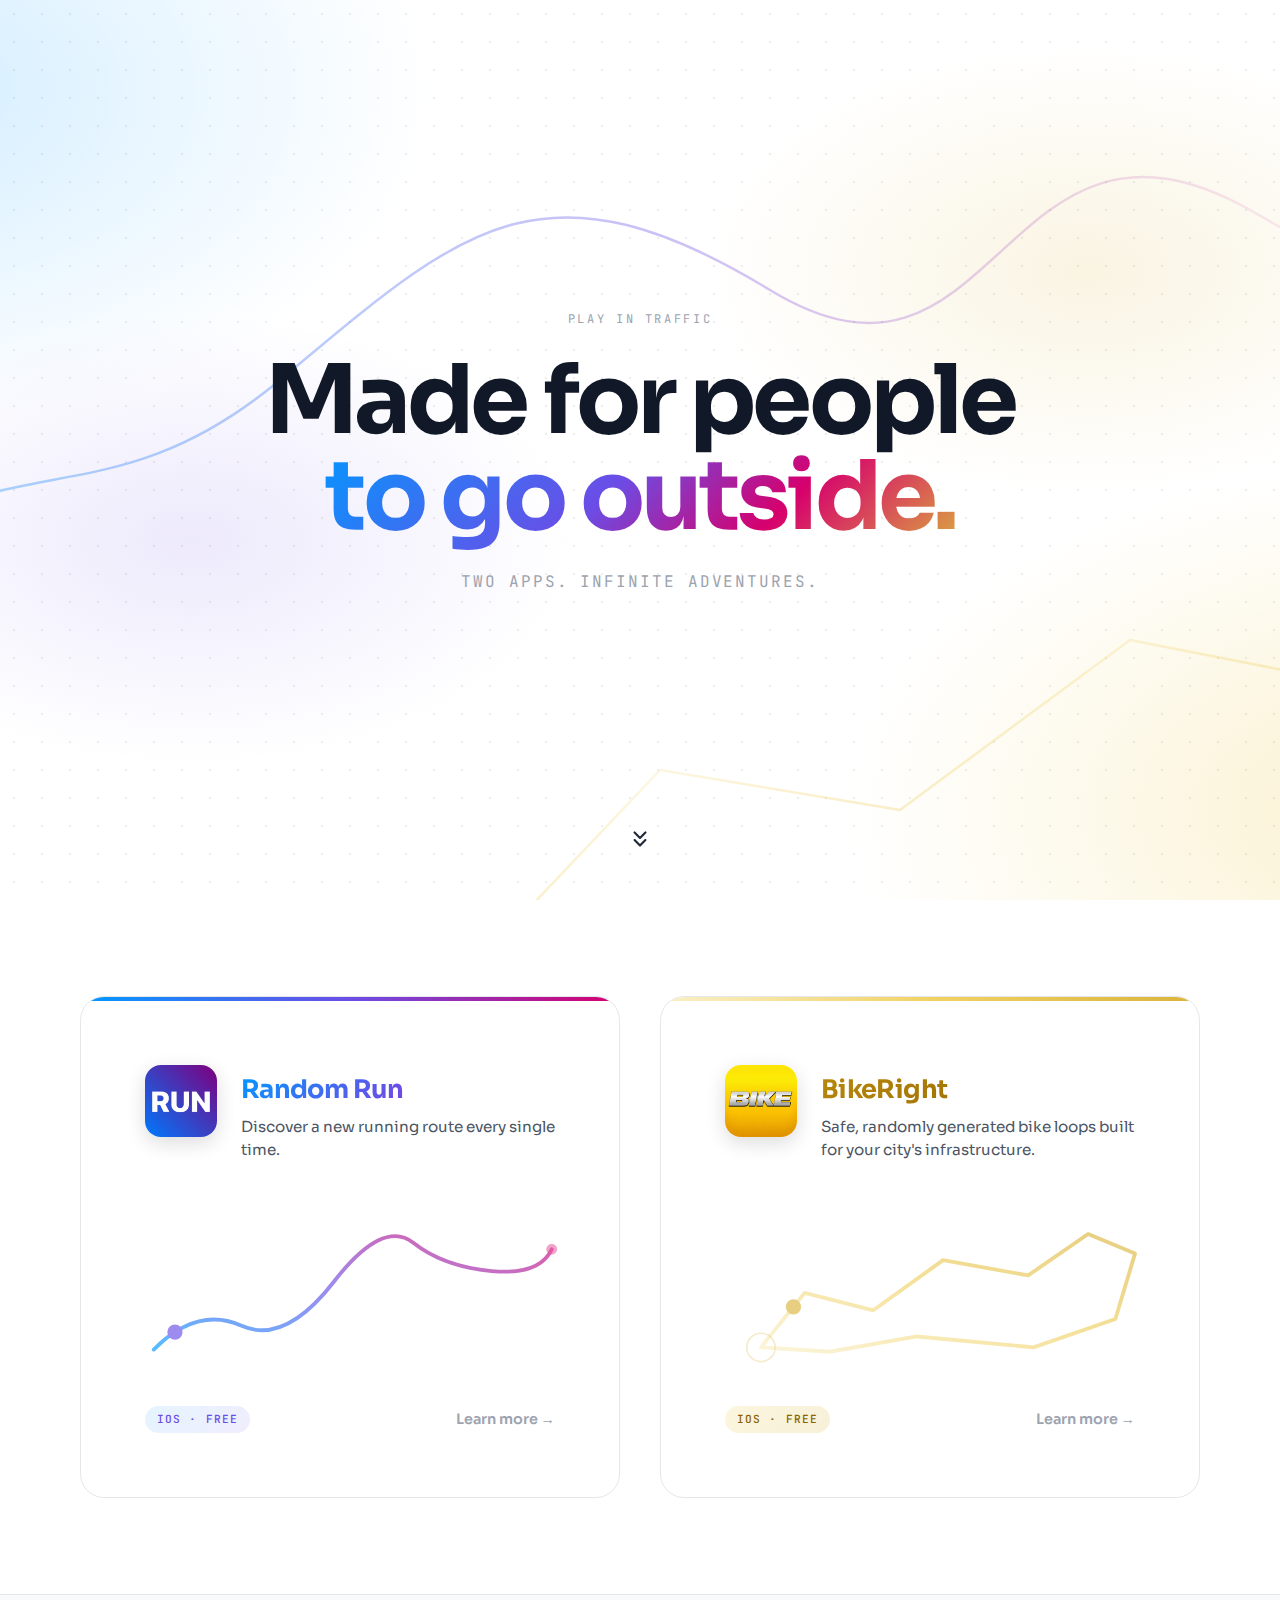
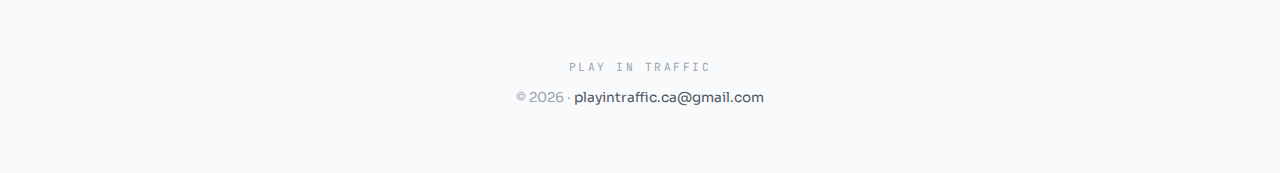
<file: index.html>
<!DOCTYPE html>
<html lang="en">
<head>
    <meta charset="UTF-8">
    <meta name="viewport" content="width=device-width, initial-scale=1.0">
    <title>Play in Traffic – Apps for Getting Outside</title>
    <meta name="description" content="Apps for runners and cyclists who want to explore somewhere new. Random Run and BikeRight, by Play in Traffic.">
    <link rel="preconnect" href="https://fonts.googleapis.com">
    <link rel="preconnect" href="https://fonts.gstatic.com" crossorigin>
    <link href="https://fonts.googleapis.com/css2?family=Sora:wght@300;400;600;700&family=JetBrains+Mono:wght@400;500&display=swap" rel="stylesheet">
    <link rel="stylesheet" href="styles.css">
    <link rel="apple-touch-icon" sizes="180x180" href="app-icon.png">
    <link rel="icon" type="image/png" href="app-icon.png">
</head>
<body class="hub-page">

    <div class="hub-hero">

        <!-- All background layers live here — absolutely positioned, out of flex flow -->
        <div class="hub-hero-bg" aria-hidden="true">
            <div class="hub-bg-run"></div>
            <div class="hub-bg-bike"></div>
            <div class="hub-dot-grid"></div>

            <!-- Large decorative route paths drawn on load -->
            <svg class="hub-bg-routes" viewBox="0 0 1440 900"
                 preserveAspectRatio="xMidYMid slice"
                 xmlns="http://www.w3.org/2000/svg">
            <defs>
                <linearGradient id="bgRunGrad" x1="0%" y1="0%" x2="100%" y2="0%">
                    <stop offset="0%"   style="stop-color:#0099FF; stop-opacity:0.35"/>
                    <stop offset="50%"  style="stop-color:#6B4DE6; stop-opacity:0.35"/>
                    <stop offset="100%" style="stop-color:#D6006D; stop-opacity:0"/>
                </linearGradient>
                <linearGradient id="bgBikeGrad" x1="100%" y1="100%" x2="0%" y2="0%">
                    <stop offset="0%"   style="stop-color:#DAB43C; stop-opacity:0.45"/>
                    <stop offset="60%"  style="stop-color:#F0D264; stop-opacity:0.3"/>
                    <stop offset="100%" style="stop-color:#FAF0C8; stop-opacity:0"/>
                </linearGradient>
            </defs>
            <!-- Random Run trace — winding, upper area -->
            <path class="hub-bg-run-path"
                  d="M-80,580 C80,430 180,530 360,380 S620,150 850,290 S1080,70 1330,210 S1490,370 1560,290"
                  fill="none" stroke="url(#bgRunGrad)" stroke-width="2.5" stroke-linecap="round"/>
            <!-- BikeRight loop — lower-right, closed -->
            <path class="hub-bg-bike-path"
                  d="M560,960 L740,770 L980,810 L1210,640 L1490,695 L1465,890 L1250,950 L960,930 Z"
                  fill="none" stroke="url(#bgBikeGrad)" stroke-width="2.5"
                  stroke-linecap="round" stroke-linejoin="round"/>
            </svg>
        </div><!-- /hub-hero-bg -->

        <!-- Hero text — in the flex flow, centered above all background layers -->
        <div class="hub-hero-content">
            <span class="hub-brand-label">Play in Traffic</span>
            <h1 class="hub-headline">
                <span class="hub-headline-line">Made for people</span>
                <span class="hub-headline-line hub-headline-accent">to go outside.</span>
            </h1>
            <p class="hub-subhead">Two apps. Infinite adventures.</p>
        </div>

        <div class="hub-scroll-hint" aria-hidden="true">
            <svg viewBox="0 0 24 24" fill="none" stroke="currentColor" stroke-width="2"
                 stroke-linecap="round" stroke-linejoin="round">
                <path d="M7 13l5 5 5-5M7 6l5 5 5-5"/>
            </svg>
        </div>

    </div>

    <main class="hub-apps">

        <a href="random-run.html" class="hub-app-card hub-app-card--run">
            <div class="hub-app-card-top">
                <img src="app-icon.png" alt="Random Run app icon" class="hub-app-icon">
                <div class="hub-app-meta">
                    <h2 class="hub-app-name hub-app-name--run">Random Run</h2>
                    <p class="hub-app-tagline">Discover a new running route every single time.</p>
                </div>
            </div>

            <div class="hub-app-visual" aria-hidden="true">
                <svg viewBox="0 0 420 180" class="hub-visual-svg">
                    <defs>
                        <linearGradient id="runGrad" x1="0%" y1="100%" x2="100%" y2="0%">
                            <stop offset="0%"   style="stop-color:#0099FF"/>
                            <stop offset="50%"  style="stop-color:#6B4DE6"/>
                            <stop offset="100%" style="stop-color:#D6006D"/>
                        </linearGradient>
                    </defs>
                    <path class="hub-route-path hub-run-path"
                          d="M30,150 Q70,110 110,128 T195,88 T268,52 T340,78 T395,58"
                          fill="none" stroke="url(#runGrad)" stroke-width="3.5" stroke-linecap="round"/>
                    <circle class="hub-runner-dot" cx="30" cy="150" r="7" fill="#6B4DE6"/>
                    <circle cx="395" cy="58" r="5" fill="#D6006D" opacity="0.55"/>
                </svg>
            </div>

            <div class="hub-app-card-footer">
                <span class="hub-app-pill hub-app-pill--run">iOS · Free</span>
                <span class="hub-app-cta">Learn more →</span>
            </div>
        </a>

        <a href="bikeright.html" class="hub-app-card hub-app-card--bike">
            <div class="hub-app-card-top">
                <img src="bikeright-icon.png" alt="BikeRight app icon" class="hub-app-icon">
                <div class="hub-app-meta">
                    <h2 class="hub-app-name hub-app-name--bike">BikeRight</h2>
                    <p class="hub-app-tagline">Safe, randomly generated bike loops built for your city's infrastructure.</p>
                </div>
            </div>

            <div class="hub-app-visual" aria-hidden="true">
                <svg viewBox="0 0 420 180" class="hub-visual-svg">
                    <defs>
                        <linearGradient id="bikeGrad" x1="0%" y1="100%" x2="100%" y2="0%">
                            <stop offset="0%"   style="stop-color:#FAF0C8"/>
                            <stop offset="50%"  style="stop-color:#F0D264"/>
                            <stop offset="100%" style="stop-color:#DAB43C"/>
                        </linearGradient>
                    </defs>
                    <path class="hub-route-path hub-bike-path"
                          d="M55,148 L95,98 L158,114 L222,68 L300,82 L355,44 L398,62 L380,122 L305,148 L198,138 L118,152 Z"
                          fill="none" stroke="url(#bikeGrad)" stroke-width="3.5"
                          stroke-linecap="round" stroke-linejoin="round"/>
                    <circle class="hub-biker-dot" cx="55" cy="148" r="7" fill="#DAB43C"/>
                    <circle cx="55" cy="148" r="13" fill="none" stroke="#DAB43C" stroke-width="1.5" opacity="0.4"/>
                </svg>
            </div>

            <div class="hub-app-card-footer">
                <span class="hub-app-pill hub-app-pill--bike">iOS · Free</span>
                <span class="hub-app-cta">Learn more →</span>
            </div>
        </a>

    </main>

    <footer class="hub-footer">
        <div class="hub-footer-content">
            <span class="hub-brand-label" style="font-size:0.7rem; margin-bottom:4px;">Play in Traffic</span>
            <p>© 2026 · <a href="mailto:playintraffic.ca@gmail.com">playintraffic.ca@gmail.com</a></p>
        </div>
    </footer>

    <script>
        document.addEventListener('DOMContentLoaded', () => {
            // Animate foreground route paths in cards
            function animatePath(pathEl, dotEl) {
                if (!pathEl || !dotEl) return;
                const len = pathEl.getTotalLength();
                pathEl.style.strokeDasharray = len;
                pathEl.style.strokeDashoffset = len;
                setTimeout(() => {
                    pathEl.style.transition = 'stroke-dashoffset 2.2s ease-out';
                    pathEl.style.strokeDashoffset = '0';
                    let p = 0;
                    const anim = () => {
                        if (p <= 1) {
                            const pt = pathEl.getPointAtLength(p * len);
                            dotEl.setAttribute('cx', pt.x);
                            dotEl.setAttribute('cy', pt.y);
                            p += 0.004;
                            requestAnimationFrame(anim);
                        }
                    };
                    anim();
                }, 500);
            }

            animatePath(document.querySelector('.hub-run-path'),  document.querySelector('.hub-runner-dot'));
            animatePath(document.querySelector('.hub-bike-path'), document.querySelector('.hub-biker-dot'));

            // Animate large background decorative paths
            function animateBgPath(selector, delay) {
                const path = document.querySelector(selector);
                if (!path) return;
                const len = path.getTotalLength();
                path.style.strokeDasharray = len;
                path.style.strokeDashoffset = len;
                setTimeout(() => {
                    path.style.transition = 'stroke-dashoffset 3.5s cubic-bezier(0.4, 0, 0.2, 1)';
                    path.style.strokeDashoffset = '0';
                }, delay);
            }

            animateBgPath('.hub-bg-run-path', 100);
            animateBgPath('.hub-bg-bike-path', 400);

            // Fade scroll hint
            const hint = document.querySelector('.hub-scroll-hint');
            window.addEventListener('scroll', () => {
                if (hint) hint.style.opacity = window.scrollY > 60 ? '0' : '1';
            }, { passive: true });
        });
    </script>
</body>
</html>
</file>
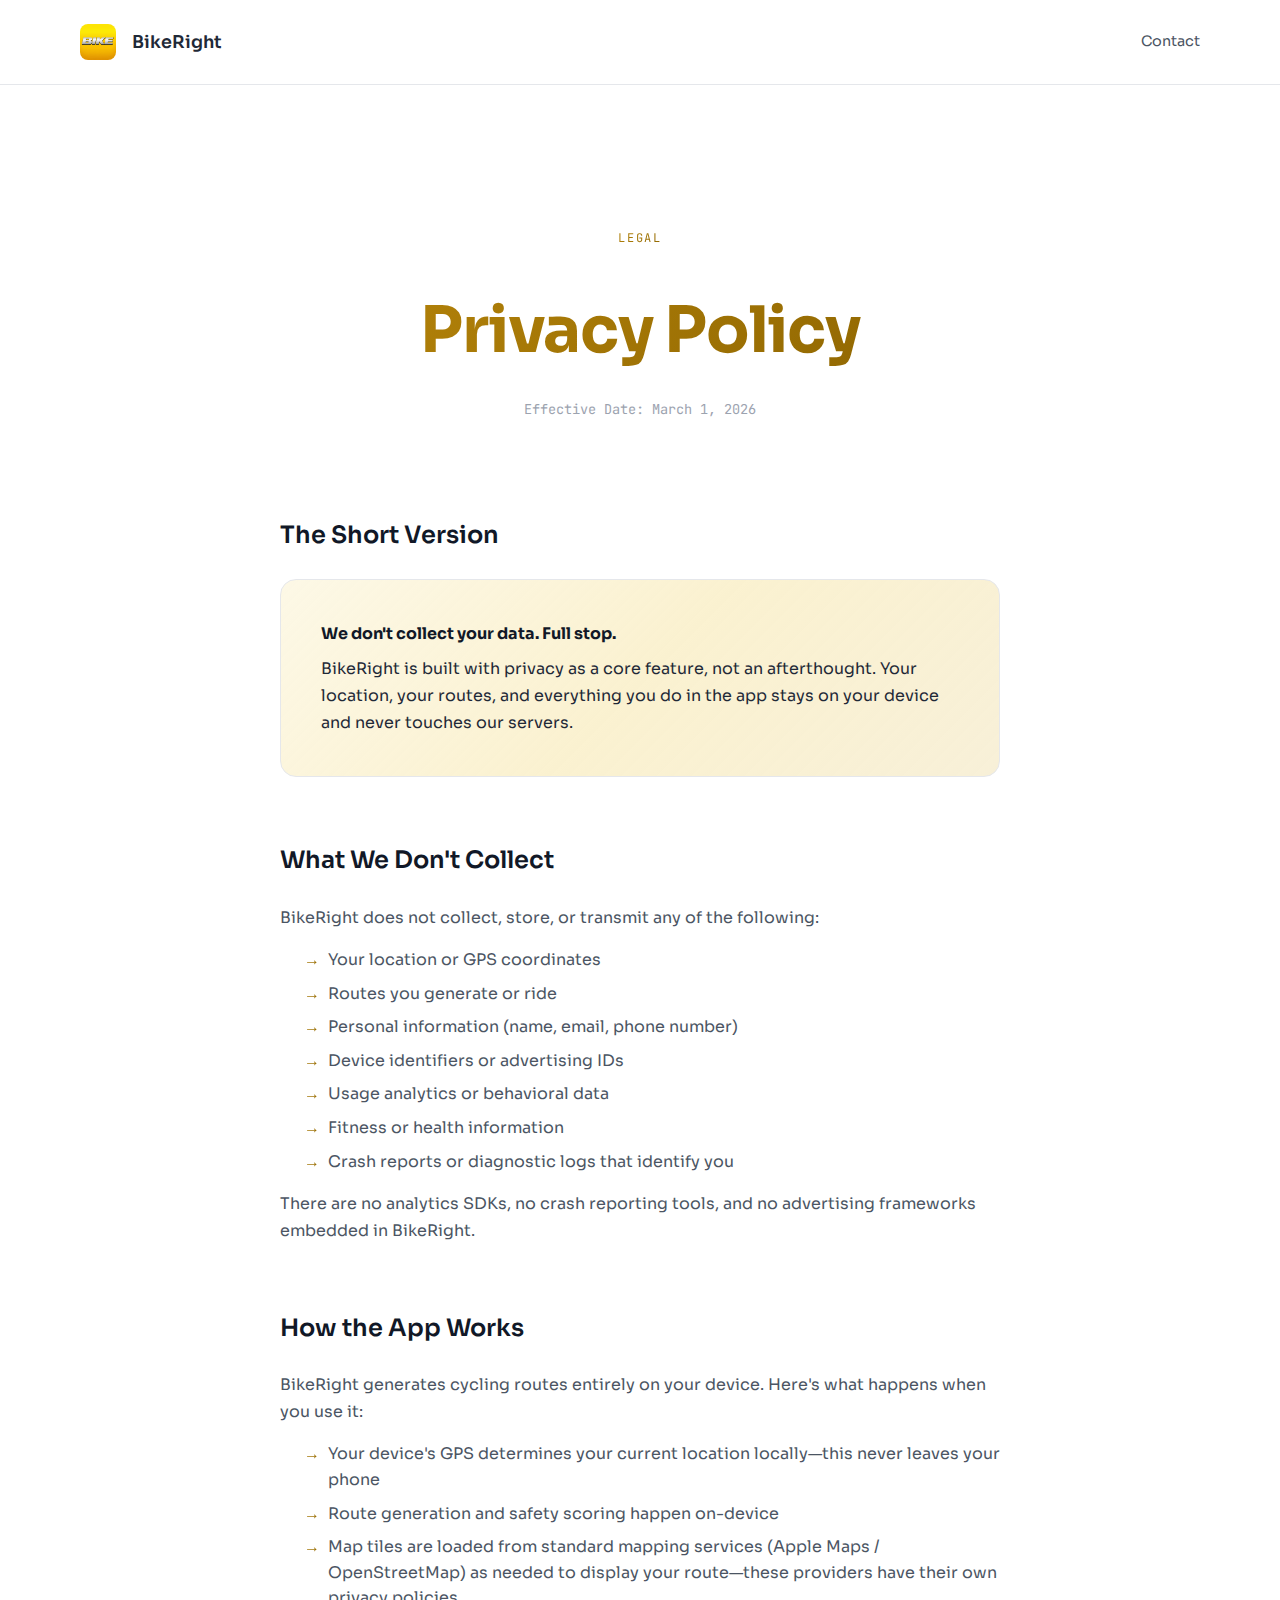
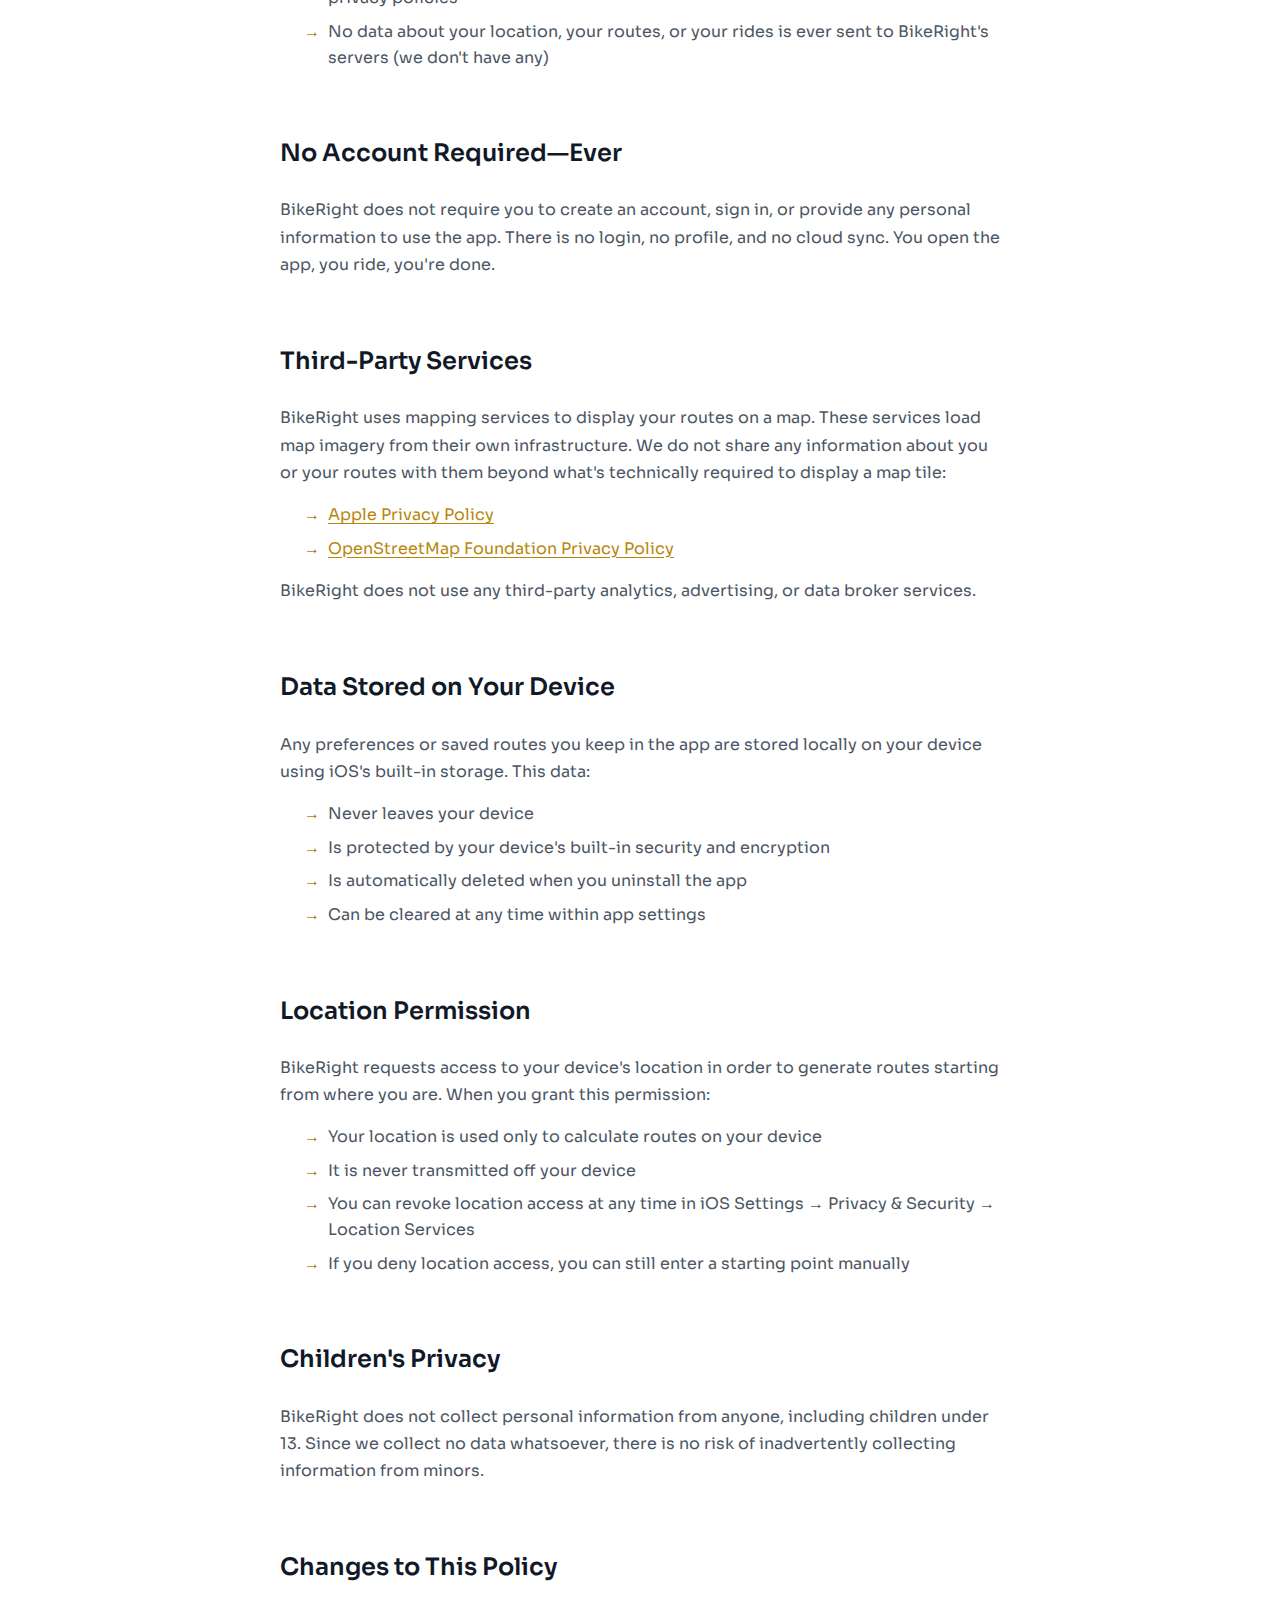
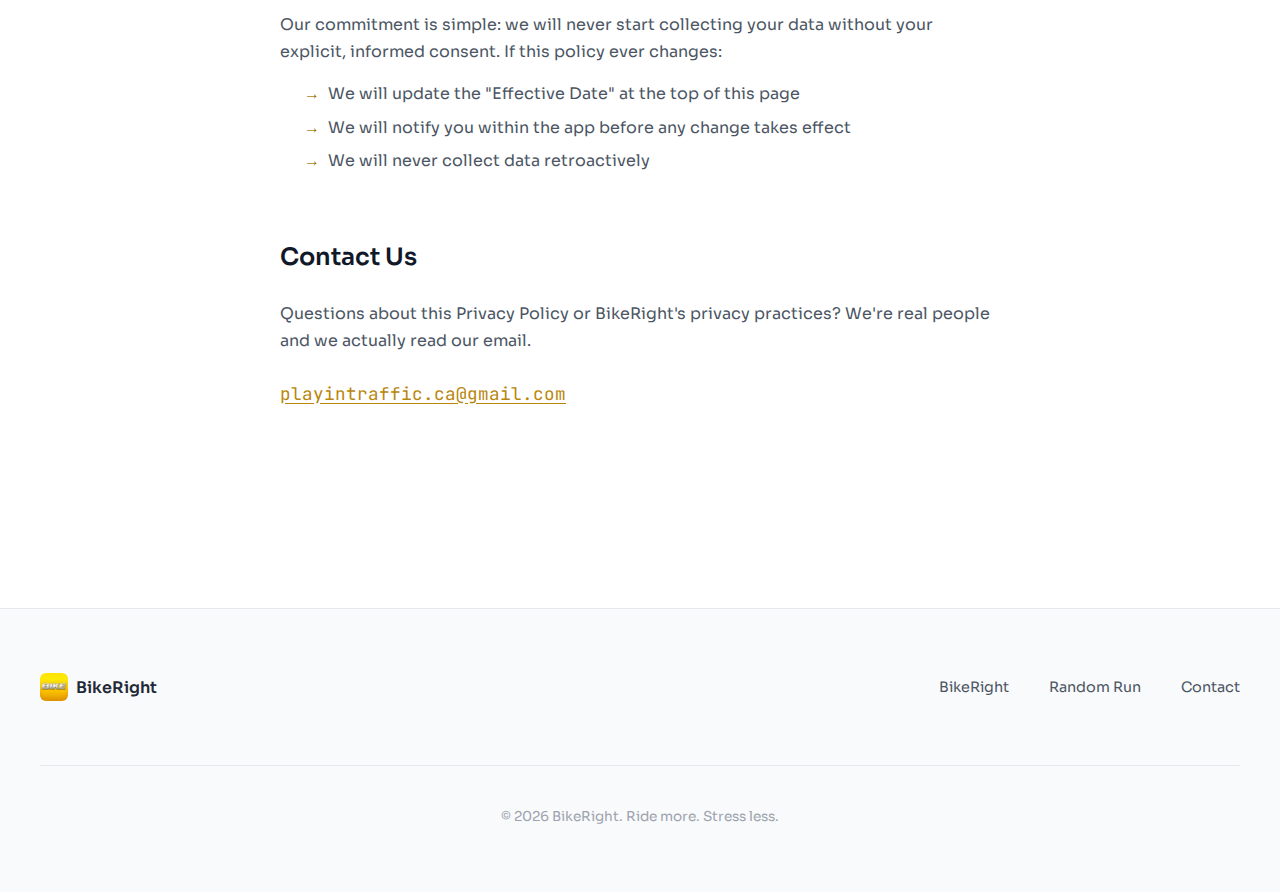
<file: bikeright-privacy.html>
<!DOCTYPE html>
<html lang="en">
<head>
    <meta charset="UTF-8">
    <meta name="viewport" content="width=device-width, initial-scale=1.0">
    <title>Privacy Policy – BikeRight</title>
    <meta name="description" content="Privacy Policy for BikeRight. We do not collect, store, or share your personal data. Your rides stay on your device.">
    <link rel="preconnect" href="https://fonts.googleapis.com">
    <link rel="preconnect" href="https://fonts.gstatic.com" crossorigin>
    <link href="https://fonts.googleapis.com/css2?family=Sora:wght@300;400;600;700&family=JetBrains+Mono:wght@400;500&display=swap" rel="stylesheet">
    <link rel="stylesheet" href="styles.css">
    <link rel="apple-touch-icon" sizes="180x180" href="app-icon.png">
    <link rel="icon" type="image/png" href="app-icon.png">
</head>
<body class="privacy-page bikeright-theme">
    <header class="privacy-header">
        <nav>
            <a href="bikeright.html" class="logo">
                <img src="bikeright-icon.png" alt="BikeRight" class="logo-icon">
                <span class="logo-text">BikeRight</span>
            </a>
            <a href="mailto:playintraffic.ca@gmail.com" class="nav-link">Contact</a>
        </nav>
    </header>

    <main class="privacy-content">
        <div class="privacy-hero">
            <span class="section-tag">Legal</span>
            <h1>Privacy Policy</h1>
            <p class="effective-date">Effective Date: March 1, 2026</p>
        </div>

        <article class="policy-body">
            <section class="policy-section">
                <h2>The Short Version</h2>
                <div class="highlight-box">
                    <p><strong>We don't collect your data. Full stop.</strong></p>
                    <p>BikeRight is built with privacy as a core feature, not an afterthought. Your location, your routes, and everything you do in the app stays on your device and never touches our servers.</p>
                </div>
            </section>

            <section class="policy-section">
                <h2>What We Don't Collect</h2>
                <p>BikeRight does not collect, store, or transmit any of the following:</p>
                <ul>
                    <li>Your location or GPS coordinates</li>
                    <li>Routes you generate or ride</li>
                    <li>Personal information (name, email, phone number)</li>
                    <li>Device identifiers or advertising IDs</li>
                    <li>Usage analytics or behavioral data</li>
                    <li>Fitness or health information</li>
                    <li>Crash reports or diagnostic logs that identify you</li>
                </ul>
                <p>There are no analytics SDKs, no crash reporting tools, and no advertising frameworks embedded in BikeRight.</p>
            </section>

            <section class="policy-section">
                <h2>How the App Works</h2>
                <p>BikeRight generates cycling routes entirely on your device. Here's what happens when you use it:</p>
                <ul>
                    <li>Your device's GPS determines your current location locally—this never leaves your phone</li>
                    <li>Route generation and safety scoring happen on-device</li>
                    <li>Map tiles are loaded from standard mapping services (Apple Maps / OpenStreetMap) as needed to display your route—these providers have their own privacy policies</li>
                    <li>No data about your location, your routes, or your rides is ever sent to BikeRight's servers (we don't have any)</li>
                </ul>
            </section>

            <section class="policy-section">
                <h2>No Account Required—Ever</h2>
                <p>BikeRight does not require you to create an account, sign in, or provide any personal information to use the app. There is no login, no profile, and no cloud sync. You open the app, you ride, you're done.</p>
            </section>

            <section class="policy-section">
                <h2>Third-Party Services</h2>
                <p>BikeRight uses mapping services to display your routes on a map. These services load map imagery from their own infrastructure. We do not share any information about you or your routes with them beyond what's technically required to display a map tile:</p>
                <ul>
                    <li><a href="https://www.apple.com/legal/privacy/" target="_blank" rel="noopener">Apple Privacy Policy</a></li>
                    <li><a href="https://wiki.osmfoundation.org/wiki/Privacy_Policy" target="_blank" rel="noopener">OpenStreetMap Foundation Privacy Policy</a></li>
                </ul>
                <p>BikeRight does not use any third-party analytics, advertising, or data broker services.</p>
            </section>

            <section class="policy-section">
                <h2>Data Stored on Your Device</h2>
                <p>Any preferences or saved routes you keep in the app are stored locally on your device using iOS's built-in storage. This data:</p>
                <ul>
                    <li>Never leaves your device</li>
                    <li>Is protected by your device's built-in security and encryption</li>
                    <li>Is automatically deleted when you uninstall the app</li>
                    <li>Can be cleared at any time within app settings</li>
                </ul>
            </section>

            <section class="policy-section">
                <h2>Location Permission</h2>
                <p>BikeRight requests access to your device's location in order to generate routes starting from where you are. When you grant this permission:</p>
                <ul>
                    <li>Your location is used only to calculate routes on your device</li>
                    <li>It is never transmitted off your device</li>
                    <li>You can revoke location access at any time in iOS Settings → Privacy & Security → Location Services</li>
                    <li>If you deny location access, you can still enter a starting point manually</li>
                </ul>
            </section>

            <section class="policy-section">
                <h2>Children's Privacy</h2>
                <p>BikeRight does not collect personal information from anyone, including children under 13. Since we collect no data whatsoever, there is no risk of inadvertently collecting information from minors.</p>
            </section>

            <section class="policy-section">
                <h2>Changes to This Policy</h2>
                <p>Our commitment is simple: we will never start collecting your data without your explicit, informed consent. If this policy ever changes:</p>
                <ul>
                    <li>We will update the "Effective Date" at the top of this page</li>
                    <li>We will notify you within the app before any change takes effect</li>
                    <li>We will never collect data retroactively</li>
                </ul>
            </section>

            <section class="policy-section">
                <h2>Contact Us</h2>
                <p>Questions about this Privacy Policy or BikeRight's privacy practices? We're real people and we actually read our email.</p>
                <p class="contact-email">
                    <a href="mailto:playintraffic.ca@gmail.com">playintraffic.ca@gmail.com</a>
                </p>
            </section>
        </article>
    </main>

    <footer>
        <div class="footer-content">
            <div class="footer-brand">
                <img src="bikeright-icon.png" alt="BikeRight" class="logo-icon" style="width:28px;height:28px;border-radius:6px;">
                <span>BikeRight</span>
            </div>
            <div class="footer-links">
                <a href="bikeright.html">BikeRight</a>
                <a href="random-run.html">Random Run</a>
                <a href="mailto:playintraffic.ca@gmail.com">Contact</a>
            </div>
            <div class="footer-copy">
                <p>© 2026 BikeRight. Ride more. Stress less.</p>
            </div>
        </div>
    </footer>
</body>
</html>
</file>
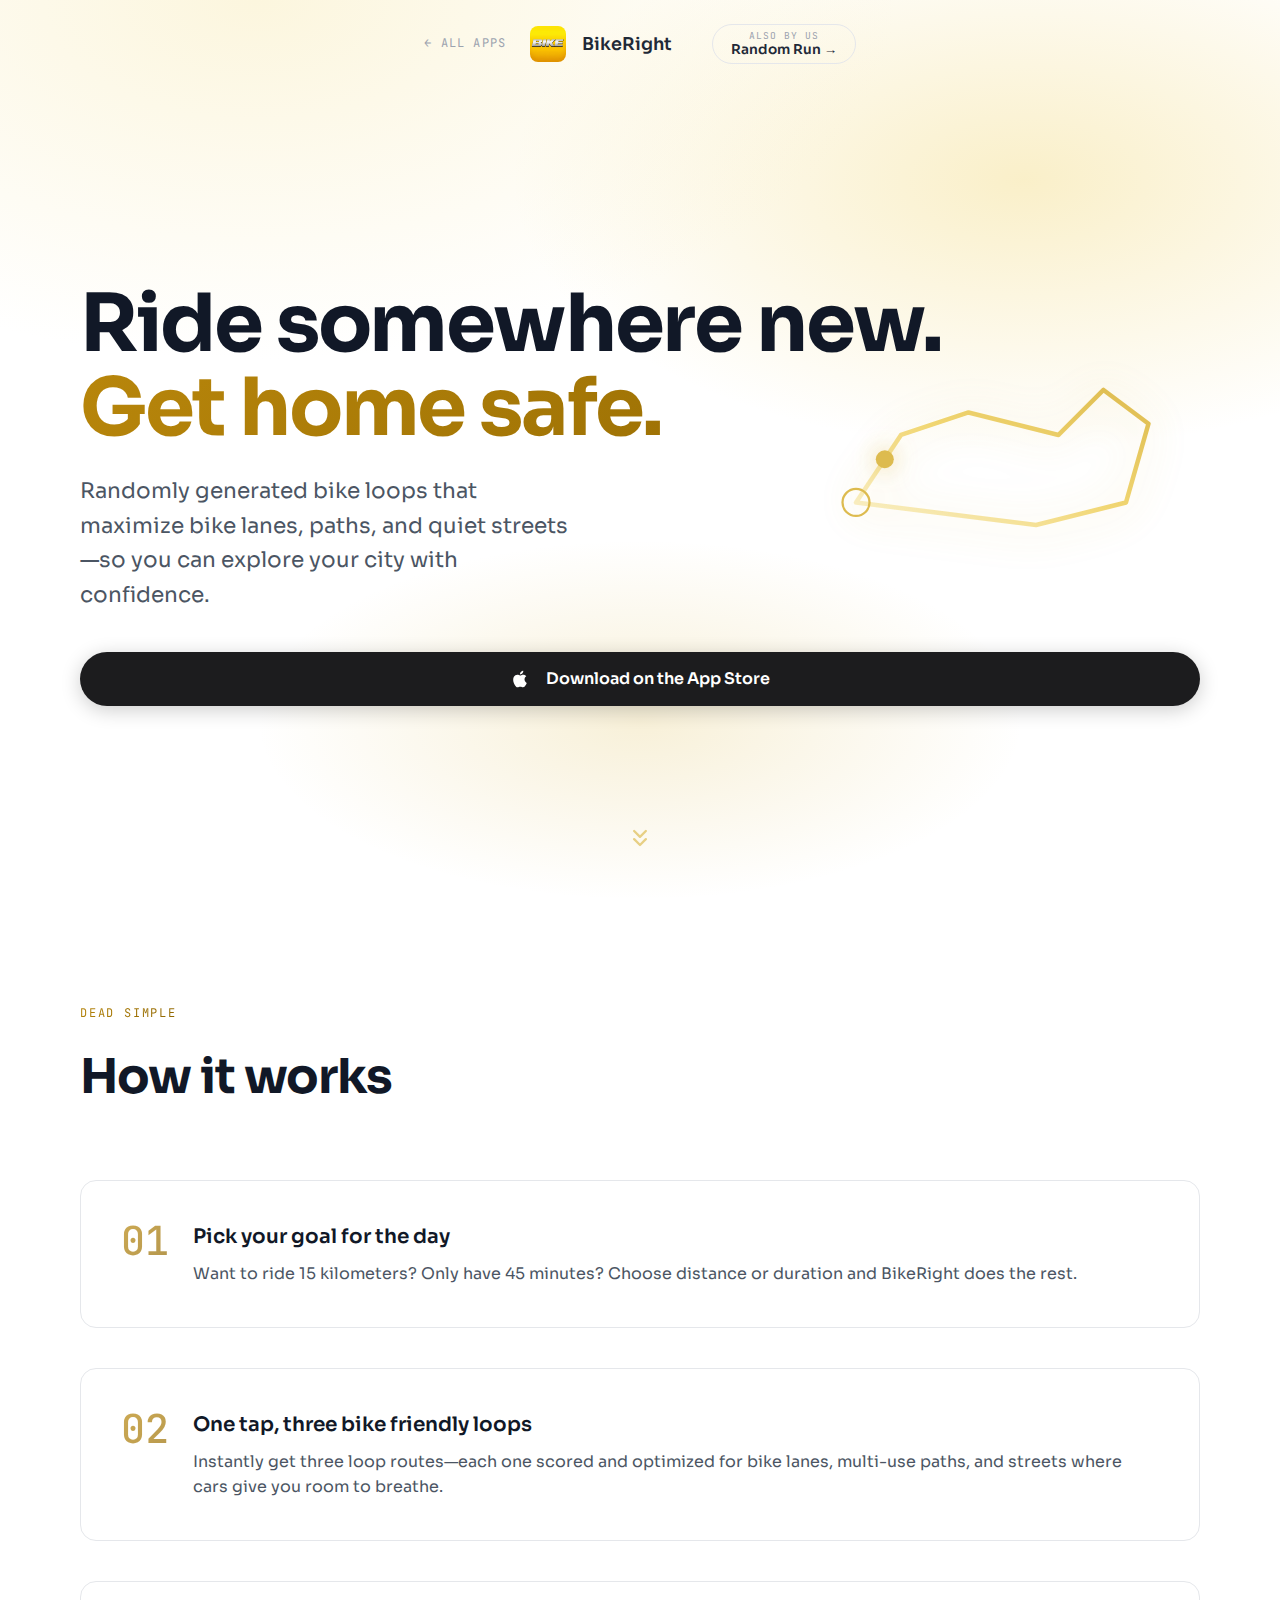
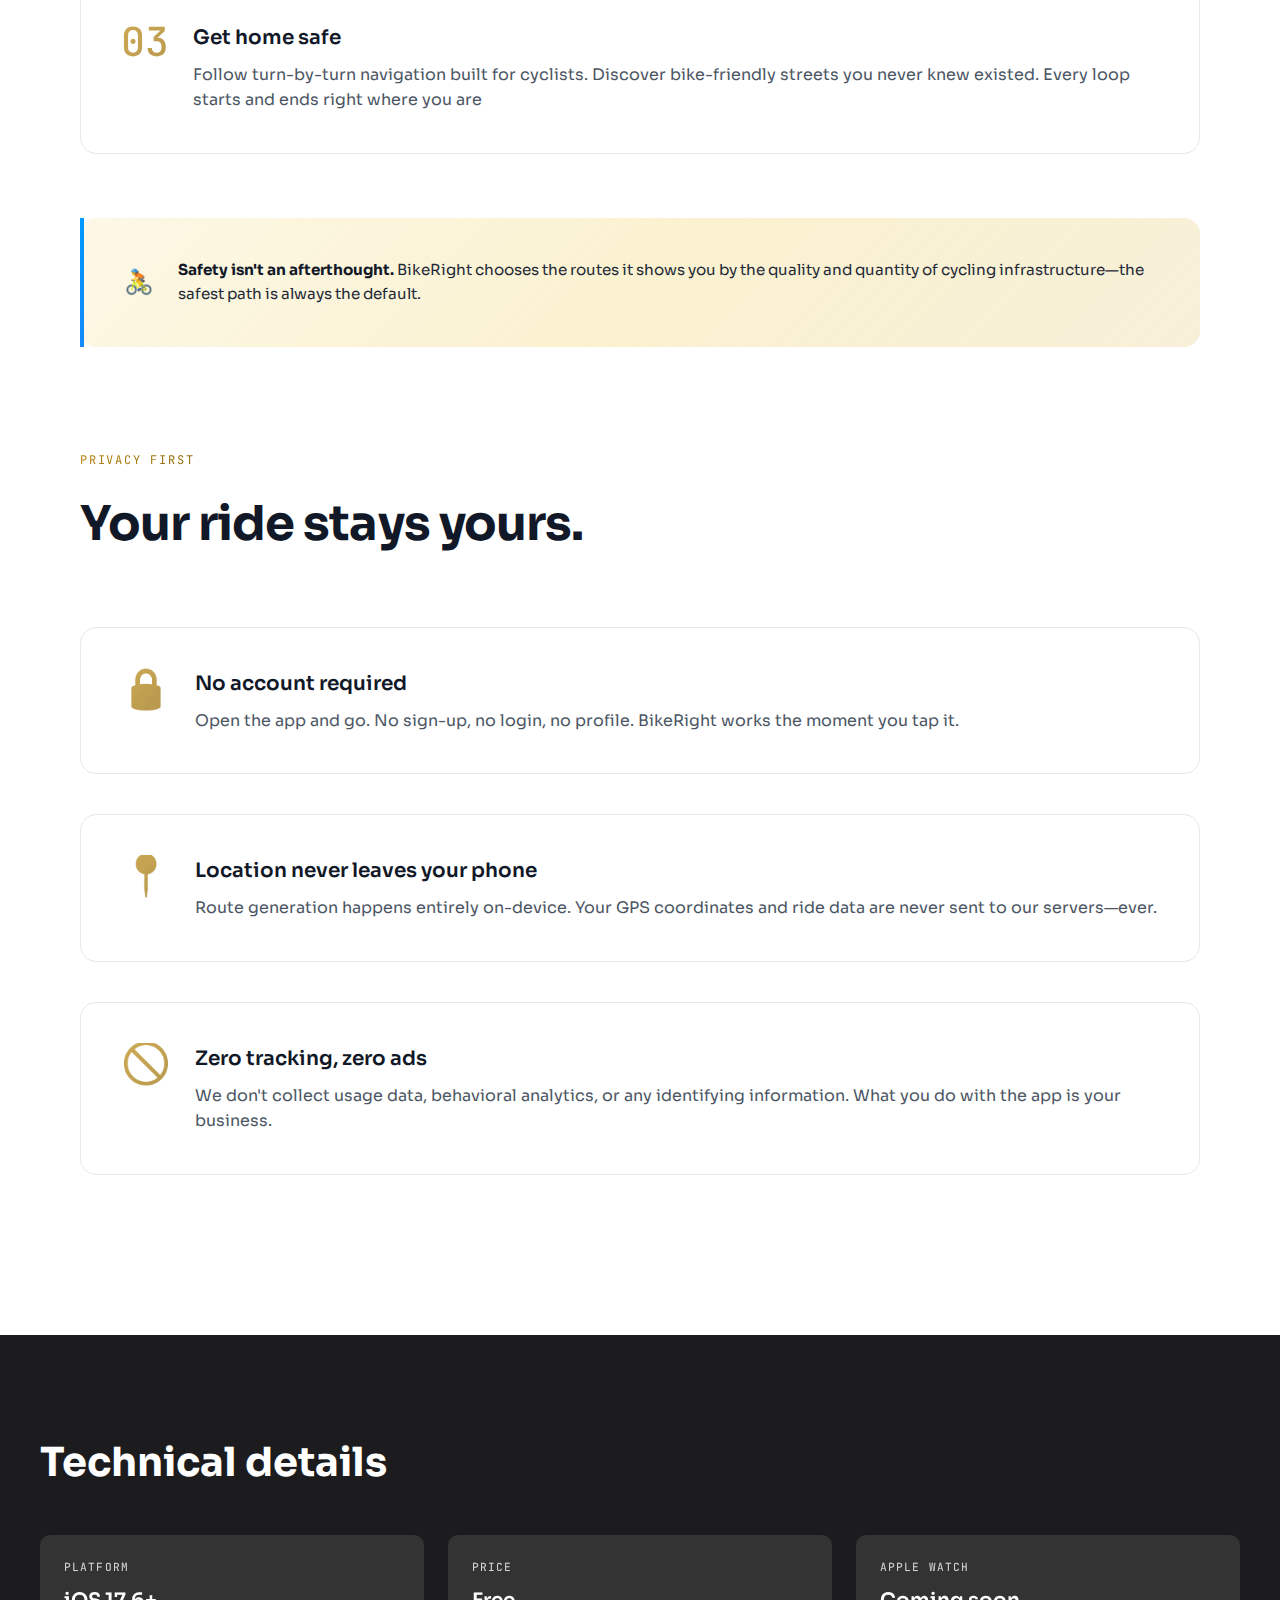
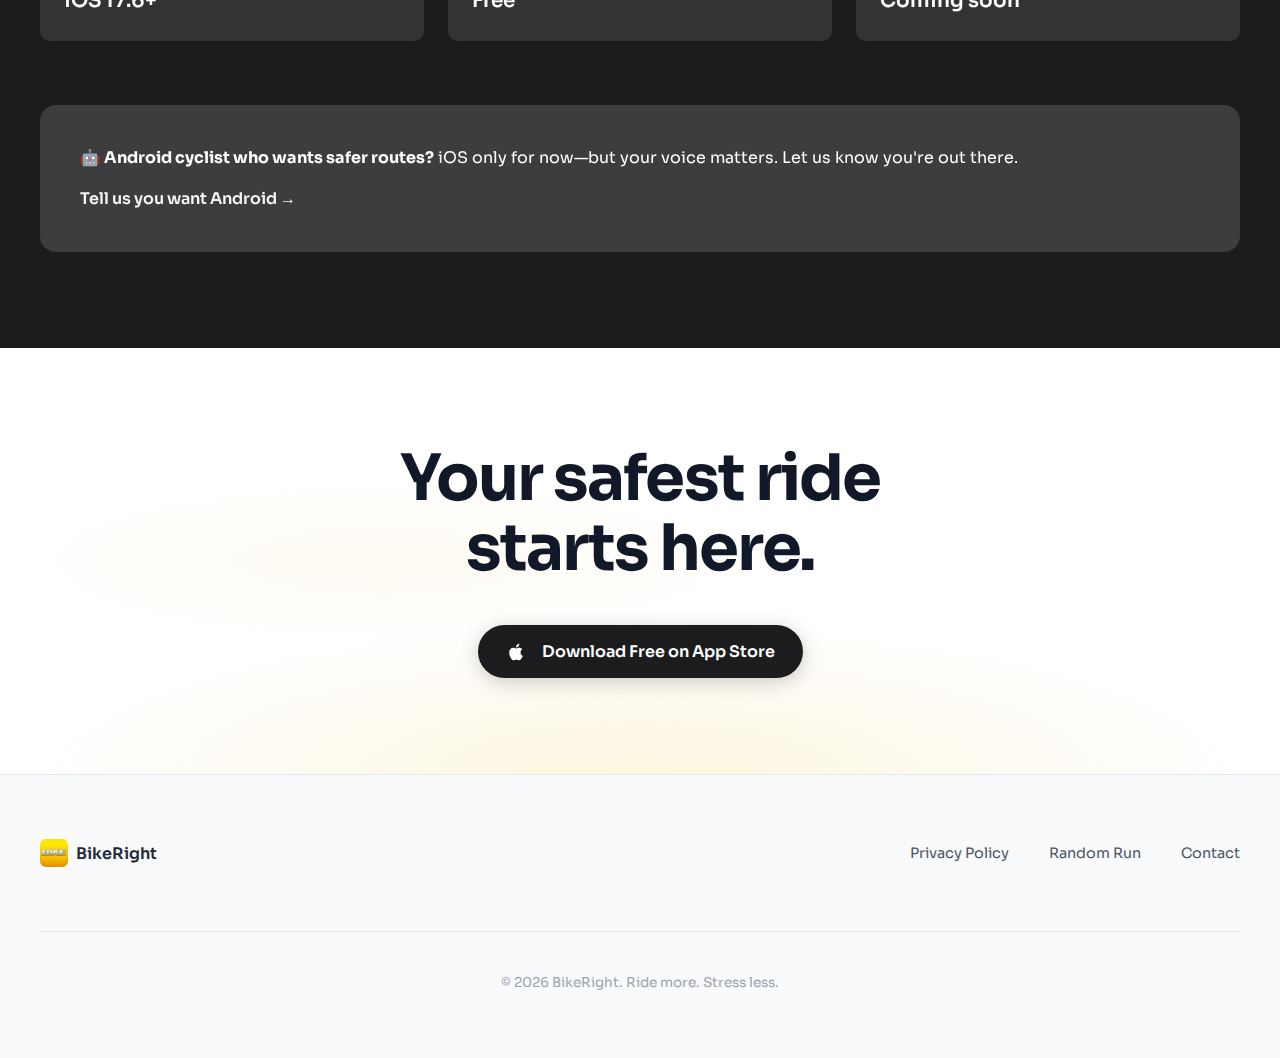
<file: bikeright.html>
<!DOCTYPE html>
<html lang="en">
<head>
    <meta charset="UTF-8">
    <meta name="viewport" content="width=device-width, initial-scale=1.0">
    <title>BikeRight – Safe Random Bike Loops for Your City</title>
    <meta name="description" content="Randomly generated bike loops that put safety first—optimized for bike lanes, paths, and low-traffic streets.">
    <link rel="preconnect" href="https://fonts.googleapis.com">
    <link rel="preconnect" href="https://fonts.gstatic.com" crossorigin>
    <link href="https://fonts.googleapis.com/css2?family=Sora:wght@300;400;600;700&family=JetBrains+Mono:wght@400;500&display=swap" rel="stylesheet">
    <link rel="stylesheet" href="styles.css">
    <link rel="apple-touch-icon" sizes="180x180" href="app-icon.png">
    <link rel="icon" type="image/png" href="app-icon.png">
</head>
<body class="bikeright-theme">
    <header class="hero">
        <nav>
            <div class="nav-left">
                <a href="index.html" class="back-link">← All Apps</a>
                <div class="logo">
                    <img src="bikeright-icon.png" alt="BikeRight" class="logo-icon">
                    <span class="logo-text">BikeRight</span>
                </div>
            </div>
            <a href="random-run.html" class="sibling-app-link">
                <span class="sibling-label">Also by us</span>
                <span class="sibling-name">Random Run →</span>
            </a>
        </nav>
        
        <div class="hero-content">
            <h1 class="hero-title">
                <span class="title-line">Ride somewhere new.</span>
                <span class="title-line title-accent">Get home safe.</span>
            </h1>
            <p class="hero-description">
                Randomly generated bike loops that maximize bike lanes, paths, and quiet streets—so you can explore your city with confidence.
            </p>
            <a href="https://apps.apple.com/app/bikeright" class="download-btn" target="_blank" rel="noopener">
                <svg class="apple-icon" viewBox="0 0 24 24" fill="currentColor">
                    <path d="M18.71 19.5c-.83 1.24-1.71 2.45-3.05 2.47-1.34.03-1.77-.79-3.29-.79-1.53 0-2 .77-3.27.82-1.31.05-2.3-1.32-3.14-2.53C4.25 17 2.94 12.45 4.7 9.39c.87-1.52 2.43-2.48 4.12-2.51 1.28-.02 2.5.87 3.29.87.78 0 2.26-1.07 3.81-.91.65.03 2.47.26 3.64 1.98-.09.06-2.17 1.28-2.15 3.81.03 3.02 2.65 4.03 2.68 4.04-.03.07-.42 1.44-1.38 2.83M13 3.5c.73-.83 1.94-1.46 2.94-1.5.13 1.17-.34 2.35-1.04 3.19-.69.85-1.83 1.51-2.95 1.42-.15-1.15.41-2.35 1.05-3.11z"/>
                </svg>
                <span>Download on the App Store</span>
            </a>
        </div>
        
        <div class="scroll-hint" aria-hidden="true">
            <svg class="scroll-arrow" viewBox="0 0 24 24" fill="none" stroke="currentColor" stroke-width="2" stroke-linecap="round" stroke-linejoin="round">
                <path d="M7 13l5 5 5-5M7 6l5 5 5-5"/>
            </svg>
        </div>
        
        <div class="hero-visual">
            <div class="route-animation">
                <svg viewBox="0 0 400 300" class="route-svg">
                    <defs>
                        <linearGradient id="bikeRouteGradient" x1="0%" y1="100%" x2="100%" y2="0%">
                            <stop offset="0%" style="stop-color:#FAF0C8"/>
                            <stop offset="50%" style="stop-color:#F0D264"/>
                            <stop offset="100%" style="stop-color:#DAB43C"/>
                        </linearGradient>
                    </defs>
                    <!-- A loop path that comes back to start, reflecting bike loop routes -->
                    <path class="bike-loop-path route-path" d="M80,200 L120,140 L180,120 L260,140 L300,100 L340,130 L320,200 L240,220 L160,210 Z" fill="none" stroke="url(#bikeRouteGradient)" stroke-width="4" stroke-linecap="round" stroke-linejoin="round"/>
                    <circle class="rider-dot runner-dot" cx="80" cy="200" r="8" fill="#DAB43C"/>
                    <circle class="start-marker" cx="80" cy="200" r="12" fill="none" stroke="#DAB43C" stroke-width="2"/>
                </svg>
            </div>
        </div>
    </header>

    <section class="how-it-works">
        <div class="section-header">
            <span class="section-tag">Dead simple</span>
            <h2>How it works</h2>
        </div>
        
        <div class="steps">
            <div class="step">
                <div class="step-number">01</div>
                <div class="step-content">
                    <h3>Pick your goal for the day</h3>
                    <p>Want to ride 15 kilometers? Only have 45 minutes? Choose distance or duration and BikeRight does the rest.</p>
                </div>
            </div>
            
            <div class="step">
                <div class="step-number">02</div>
                <div class="step-content">
                    <h3>One tap, three bike friendly loops</h3>
                    <p>Instantly get three loop routes—each one scored and optimized for bike lanes, multi-use paths, and streets where cars give you room to breathe.</p>
                </div>
            </div>
            
            <div class="step">
                <div class="step-number">03</div>
                <div class="step-content">
                    <h3>Get home safe</h3>
                    <p>Follow turn-by-turn navigation built for cyclists. Discover bike-friendly streets you never knew existed. Every loop starts and ends right where you are</p>
                </div>
            </div>
        </div>
        
        <div class="duration-note">
            <div class="note-icon">🚴</div>
            <p><strong>Safety isn't an afterthought.</strong> BikeRight chooses the routes it shows you by the quality and quantity of cycling infrastructure—the safest path is always the default.</p>
        </div>
    </section>

    <section class="how-it-works" style="padding-top: 0;">
        <div class="section-header">
            <span class="section-tag">Privacy first</span>
            <h2>Your ride stays yours.</h2>
        </div>
        
        <div class="steps">
            <div class="step">
                <div class="step-number">🔒</div>
                <div class="step-content">
                    <h3>No account required</h3>
                    <p>Open the app and go. No sign-up, no login, no profile. BikeRight works the moment you tap it.</p>
                </div>
            </div>
            
            <div class="step">
                <div class="step-number">📍</div>
                <div class="step-content">
                    <h3>Location never leaves your phone</h3>
                    <p>Route generation happens entirely on-device. Your GPS coordinates and ride data are never sent to our servers—ever.</p>
                </div>
            </div>
            
            <div class="step">
                <div class="step-number">🚫</div>
                <div class="step-content">
                    <h3>Zero tracking, zero ads</h3>
                    <p>We don't collect usage data, behavioral analytics, or any identifying information. What you do with the app is your business.</p>
                </div>
            </div>
        </div>
    </section>

    <section class="specs">
        <div class="specs-content">
            <h2>Technical details</h2>
            <div class="spec-grid">
                <div class="spec-item">
                    <span class="spec-label">Platform</span>
                    <span class="spec-value">iOS 17.6+</span>
                </div>
                <div class="spec-item">
                    <span class="spec-label">Price</span>
                    <span class="spec-value">Free</span>
                </div>
                <div class="spec-item">
                    <span class="spec-label">Apple Watch</span>
                    <span class="spec-value">Coming soon</span>
                </div>
            </div>
            
            <div class="android-note">
                <p>🤖 <strong>Android cyclist who wants safer routes?</strong> iOS only for now—but your voice matters. Let us know you're out there.</p>
                <a href="mailto:playintraffic.ca@gmail.com?subject=Android%20Request%20for%20BikeRight" class="android-link">Tell us you want Android →</a>
            </div>
        </div>
    </section>

    <section class="cta">
        <div class="cta-content">
            <h2>Your safest ride<br>starts here.</h2>
            <a href="https://apps.apple.com/app/bikeright" class="download-btn download-btn-large" target="_blank" rel="noopener">
                <svg class="apple-icon" viewBox="0 0 24 24" fill="currentColor">
                    <path d="M18.71 19.5c-.83 1.24-1.71 2.45-3.05 2.47-1.34.03-1.77-.79-3.29-.79-1.53 0-2 .77-3.27.82-1.31.05-2.3-1.32-3.14-2.53C4.25 17 2.94 12.45 4.7 9.39c.87-1.52 2.43-2.48 4.12-2.51 1.28-.02 2.5.87 3.29.87.78 0 2.26-1.07 3.81-.91.65.03 2.47.26 3.64 1.98-.09.06-2.17 1.28-2.15 3.81.03 3.02 2.65 4.03 2.68 4.04-.03.07-.42 1.44-1.38 2.83M13 3.5c.73-.83 1.94-1.46 2.94-1.5.13 1.17-.34 2.35-1.04 3.19-.69.85-1.83 1.51-2.95 1.42-.15-1.15.41-2.35 1.05-3.11z"/>
                </svg>
                <span>Download Free on App Store</span>
            </a>
        </div>
    </section>

    <footer>
        <div class="footer-content">
            <div class="footer-brand">
                <img src="bikeright-icon.png" alt="BikeRight" class="logo-icon" style="width:28px;height:28px;border-radius:6px;">
                <span>BikeRight</span>
            </div>
            <div class="footer-links">
                <a href="bikeright-privacy.html">Privacy Policy</a>
                <a href="random-run.html">Random Run</a>
                <a href="mailto:playintraffic.ca@gmail.com">Contact</a>
            </div>
            <div class="footer-copy">
                <p>© 2026 BikeRight. Ride more. Stress less.</p>
            </div>
        </div>
    </footer>

    <script>
        document.addEventListener('DOMContentLoaded', () => {
            const routePath = document.querySelector('.route-path');
            const riderDot = document.querySelector('.rider-dot');
            
            if (routePath && riderDot) {
                const pathLength = routePath.getTotalLength();
                
                routePath.style.strokeDasharray = pathLength;
                routePath.style.strokeDashoffset = pathLength;
                
                setTimeout(() => {
                    routePath.style.transition = 'stroke-dashoffset 2.2s ease-out';
                    routePath.style.strokeDashoffset = '0';
                    
                    let progress = 0;
                    const animateRider = () => {
                        if (progress <= 1) {
                            const point = routePath.getPointAtLength(progress * pathLength);
                            riderDot.setAttribute('cx', point.x);
                            riderDot.setAttribute('cy', point.y);
                            progress += 0.004;
                            requestAnimationFrame(animateRider);
                        }
                    };
                    animateRider();
                }, 500);
            }
            
            const steps = document.querySelectorAll('.step');
            steps.forEach((step, index) => {
                step.style.animationDelay = `${0.8 + index * 0.15}s`;
            });
            
            const scrollHint = document.querySelector('.scroll-hint');
            const howItWorks = document.querySelector('.how-it-works');
            
            function checkScrollHint() {
                if (!scrollHint || !howItWorks) return;
                const rect = howItWorks.getBoundingClientRect();
                if (rect.top < window.innerHeight) {
                    scrollHint.classList.add('hidden');
                } else {
                    scrollHint.classList.remove('hidden');
                }
            }
            
            checkScrollHint();
            window.addEventListener('scroll', checkScrollHint);
            window.addEventListener('resize', checkScrollHint);
        });
    </script>
</body>
</html>
</file>
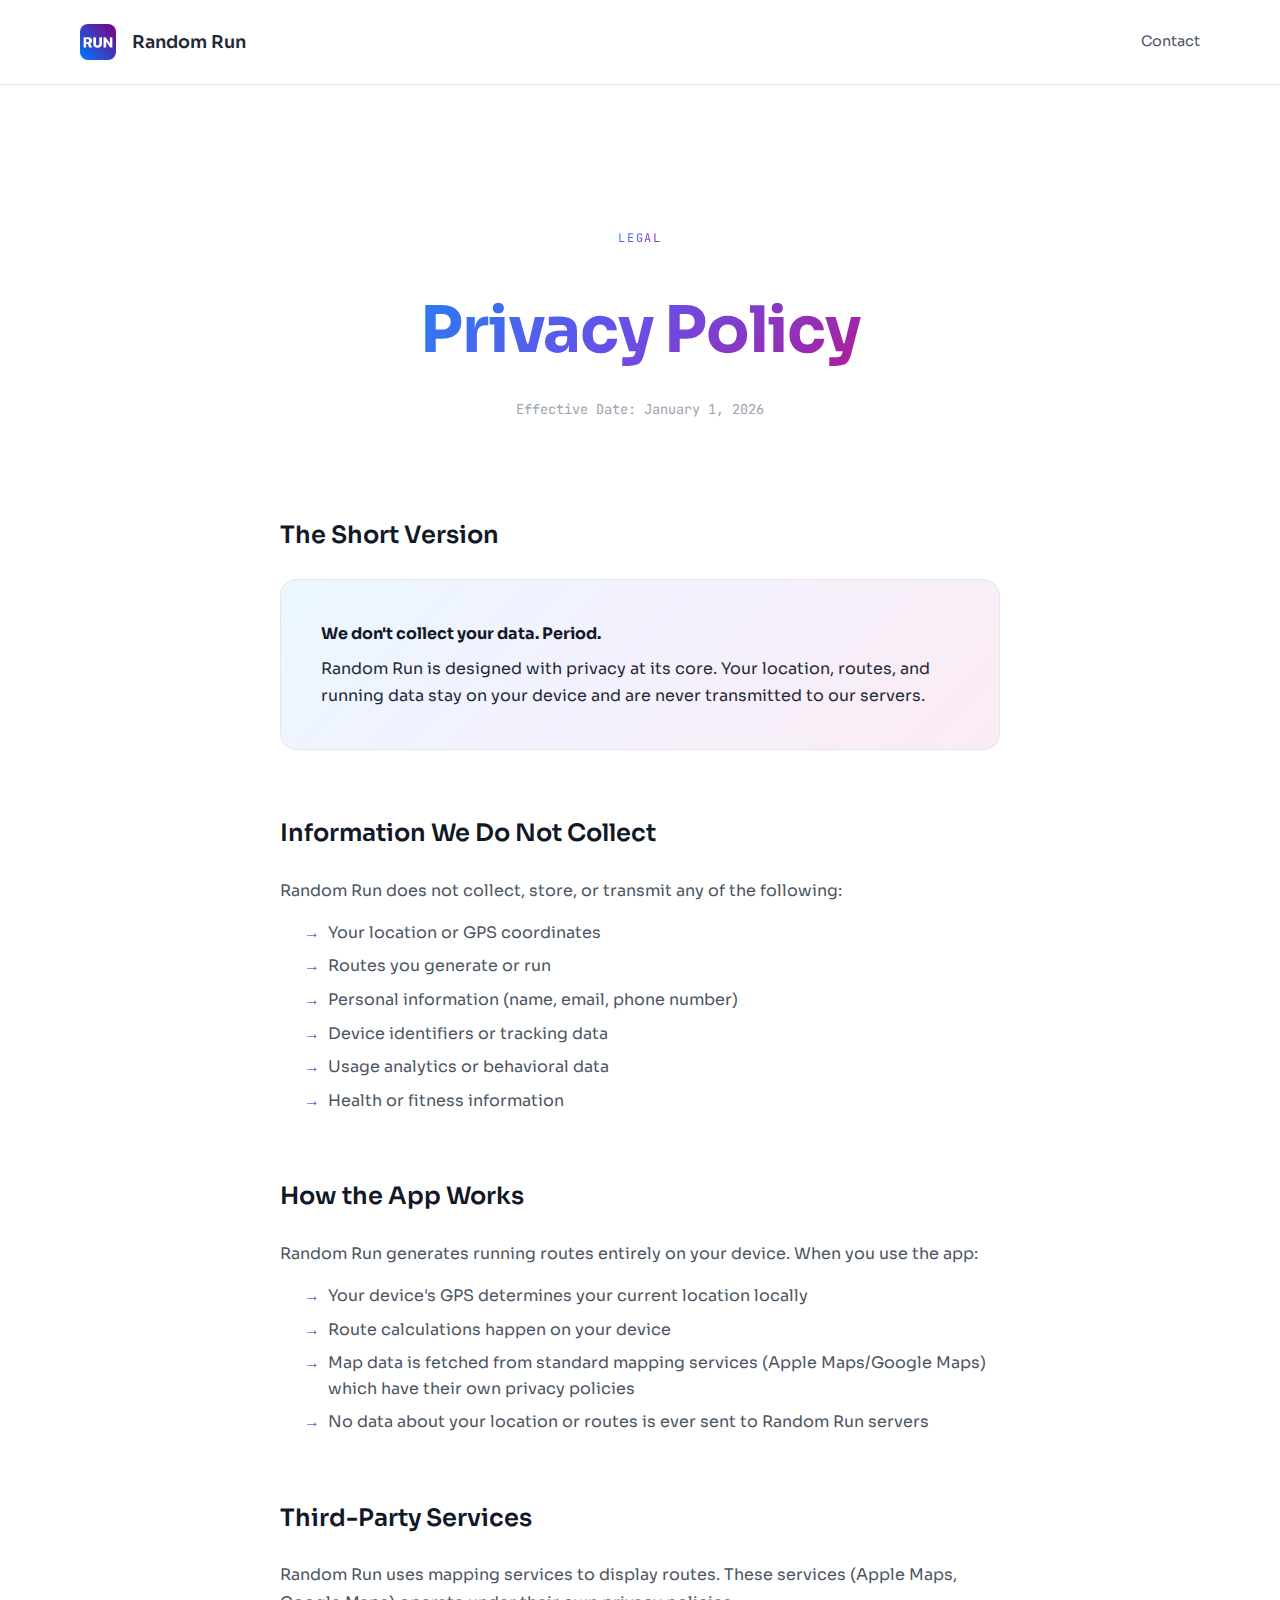
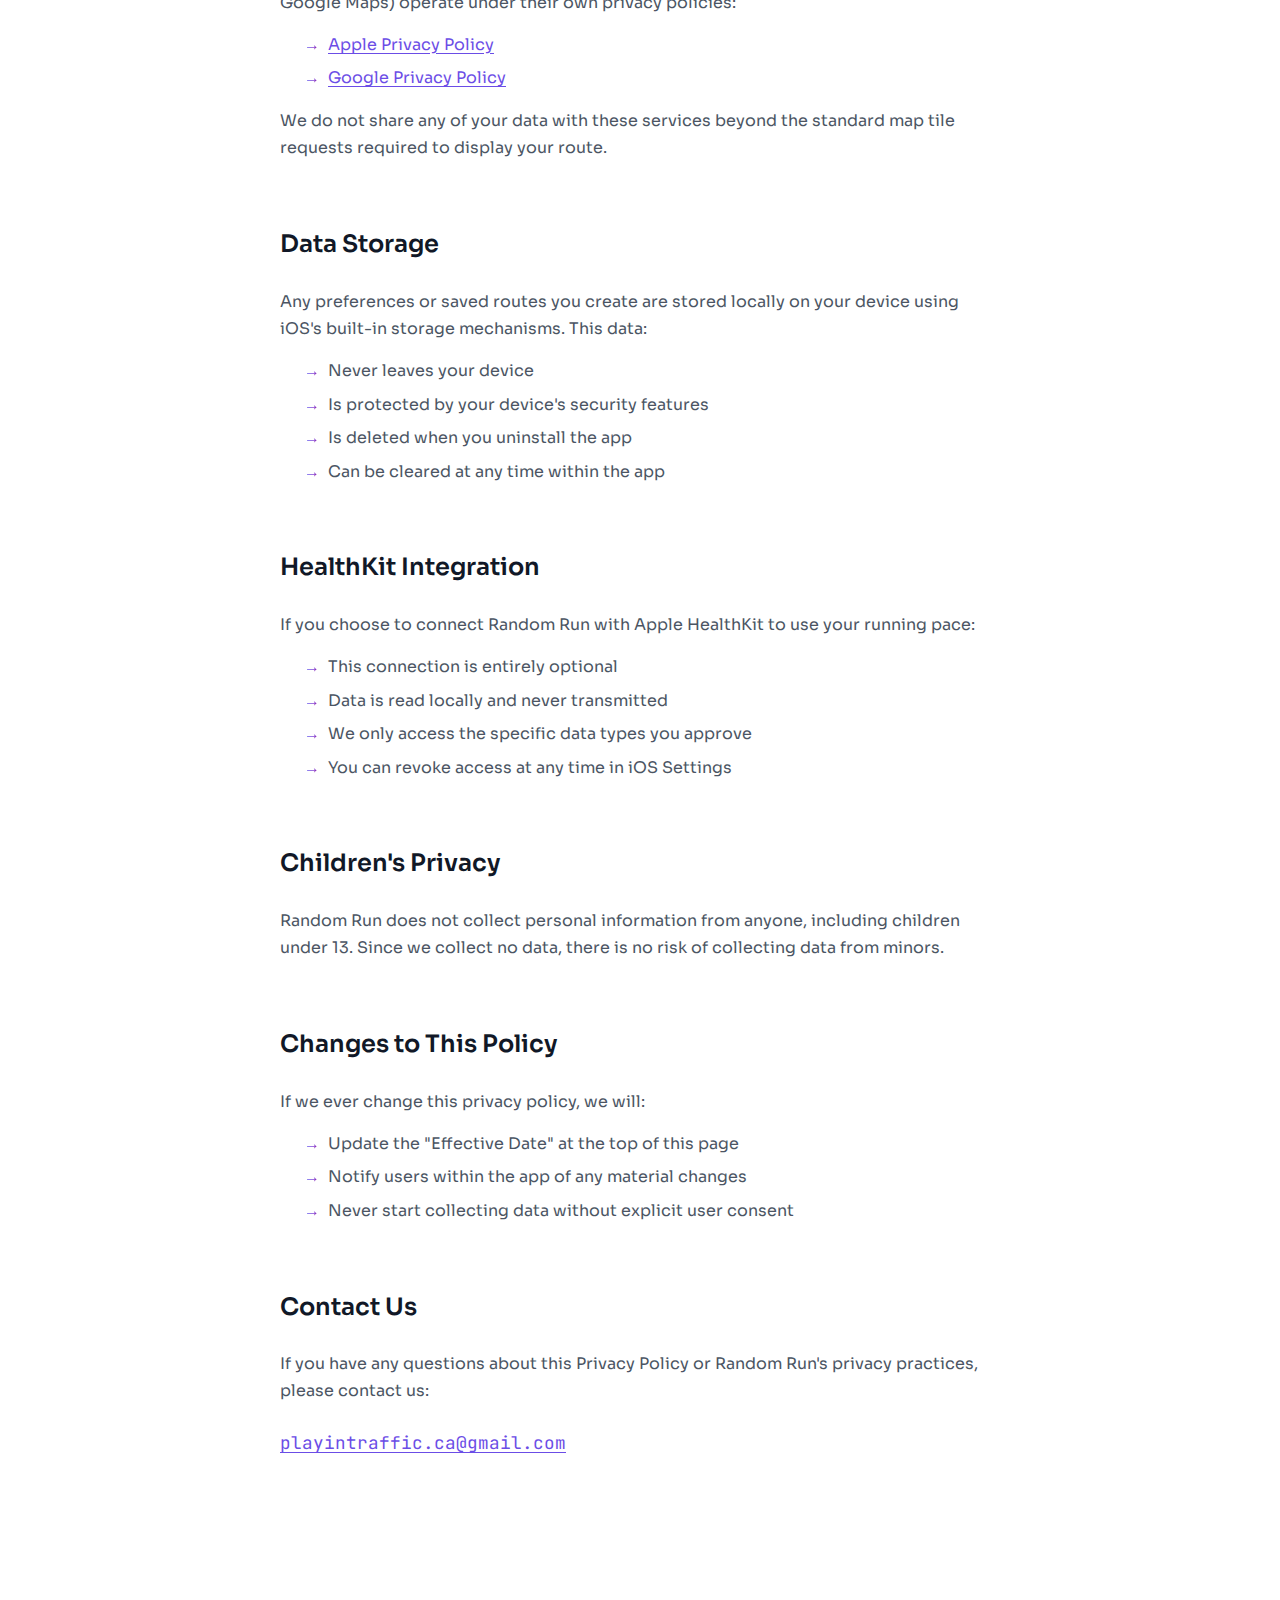
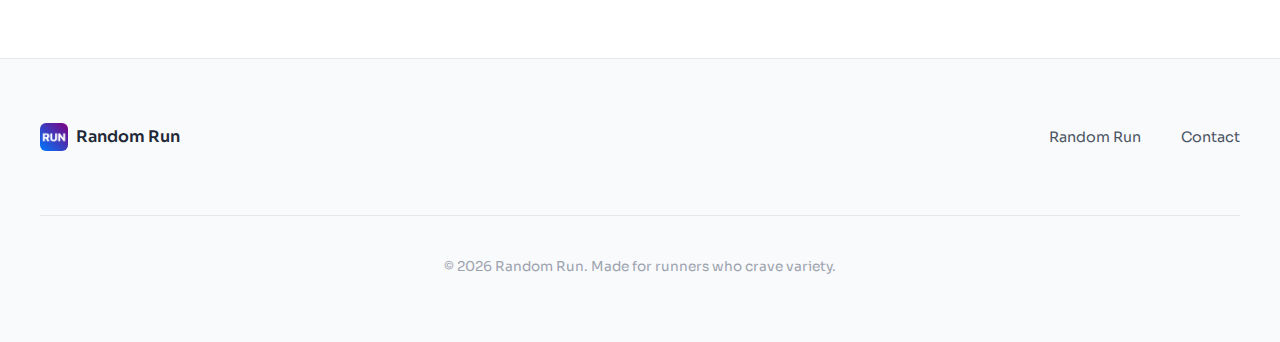
<file: privacy.html>
<!DOCTYPE html>
<html lang="en">
<head>
    <meta charset="UTF-8">
    <meta name="viewport" content="width=device-width, initial-scale=1.0">
    <title>Privacy Policy – Random Run</title>
    <meta name="description" content="Privacy Policy for Random Run app. We do not collect, store, or share your personal data.">
    <link rel="preconnect" href="https://fonts.googleapis.com">
    <link rel="preconnect" href="https://fonts.gstatic.com" crossorigin>
    <link href="https://fonts.googleapis.com/css2?family=Sora:wght@300;400;600;700&family=JetBrains+Mono:wght@400;500&display=swap" rel="stylesheet">
    <link rel="stylesheet" href="styles.css">
    <link rel="apple-touch-icon" sizes="180x180" href="app-icon.png">
    <link rel="icon" type="image/png" href="app-icon.png">
</head>
<body class="privacy-page">
    <header class="privacy-header">
        <nav>
            <a href="random-run.html" class="logo">
                <img src="app-icon.png" alt="Random Run" class="logo-icon">
                <span class="logo-text">Random Run</span>
            </a>
            <a href="mailto:playintraffic.ca@gmail.com" class="nav-link">Contact</a>
        </nav>
    </header>

    <main class="privacy-content">
        <div class="privacy-hero">
            <span class="section-tag">Legal</span>
            <h1>Privacy Policy</h1>
            <p class="effective-date">Effective Date: January 1, 2026</p>
        </div>

        <article class="policy-body">
            <section class="policy-section">
                <h2>The Short Version</h2>
                <div class="highlight-box">
                    <p><strong>We don't collect your data. Period.</strong></p>
                    <p>Random Run is designed with privacy at its core. Your location, routes, and running data stay on your device and are never transmitted to our servers.</p>
                </div>
            </section>

            <section class="policy-section">
                <h2>Information We Do Not Collect</h2>
                <p>Random Run does not collect, store, or transmit any of the following:</p>
                <ul>
                    <li>Your location or GPS coordinates</li>
                    <li>Routes you generate or run</li>
                    <li>Personal information (name, email, phone number)</li>
                    <li>Device identifiers or tracking data</li>
                    <li>Usage analytics or behavioral data</li>
                    <li>Health or fitness information</li>
                </ul>
            </section>

            <section class="policy-section">
                <h2>How the App Works</h2>
                <p>Random Run generates running routes entirely on your device. When you use the app:</p>
                <ul>
                    <li>Your device's GPS determines your current location locally</li>
                    <li>Route calculations happen on your device</li>
                    <li>Map data is fetched from standard mapping services (Apple Maps/Google Maps) which have their own privacy policies</li>
                    <li>No data about your location or routes is ever sent to Random Run servers</li>
                </ul>
            </section>

            <section class="policy-section">
                <h2>Third-Party Services</h2>
                <p>Random Run uses mapping services to display routes. These services (Apple Maps, Google Maps) operate under their own privacy policies:</p>
                <ul>
                    <li><a href="https://www.apple.com/legal/privacy/" target="_blank" rel="noopener">Apple Privacy Policy</a></li>
                    <li><a href="https://policies.google.com/privacy" target="_blank" rel="noopener">Google Privacy Policy</a></li>
                </ul>
                <p>We do not share any of your data with these services beyond the standard map tile requests required to display your route.</p>
            </section>

            <section class="policy-section">
                <h2>Data Storage</h2>
                <p>Any preferences or saved routes you create are stored locally on your device using iOS's built-in storage mechanisms. This data:</p>
                <ul>
                    <li>Never leaves your device</li>
                    <li>Is protected by your device's security features</li>
                    <li>Is deleted when you uninstall the app</li>
                    <li>Can be cleared at any time within the app</li>
                </ul>
            </section>

            <section class="policy-section">
                <h2>HealthKit Integration</h2>
                <p>If you choose to connect Random Run with Apple HealthKit to use your running pace:</p>
                <ul>
                    <li>This connection is entirely optional</li>
                    <li>Data is read locally and never transmitted</li>
                    <li>We only access the specific data types you approve</li>
                    <li>You can revoke access at any time in iOS Settings</li>
                </ul>
            </section>

            <section class="policy-section">
                <h2>Children's Privacy</h2>
                <p>Random Run does not collect personal information from anyone, including children under 13. Since we collect no data, there is no risk of collecting data from minors.</p>
            </section>

            <section class="policy-section">
                <h2>Changes to This Policy</h2>
                <p>If we ever change this privacy policy, we will:</p>
                <ul>
                    <li>Update the "Effective Date" at the top of this page</li>
                    <li>Notify users within the app of any material changes</li>
                    <li>Never start collecting data without explicit user consent</li>
                </ul>
            </section>

            <section class="policy-section">
                <h2>Contact Us</h2>
                <p>If you have any questions about this Privacy Policy or Random Run's privacy practices, please contact us:</p>
                <p class="contact-email">
                    <a href="mailto:playintraffic.ca@gmail.com">playintraffic.ca@gmail.com</a>
                </p>
            </section>
        </article>
    </main>

    <footer>
        <div class="footer-content">
            <div class="footer-brand">
                <img src="app-icon.png" alt="Random Run" class="logo-icon">
                <span>Random Run</span>
            </div>
            <div class="footer-links">
                <a href="random-run.html">Random Run</a>
                <a href="mailto:playintraffic.ca@gmail.com">Contact</a>
            </div>
            <div class="footer-copy">
                <p>© 2026 Random Run. Made for runners who crave variety.</p>
            </div>
        </div>
    </footer>
</body>
</html>
</file>
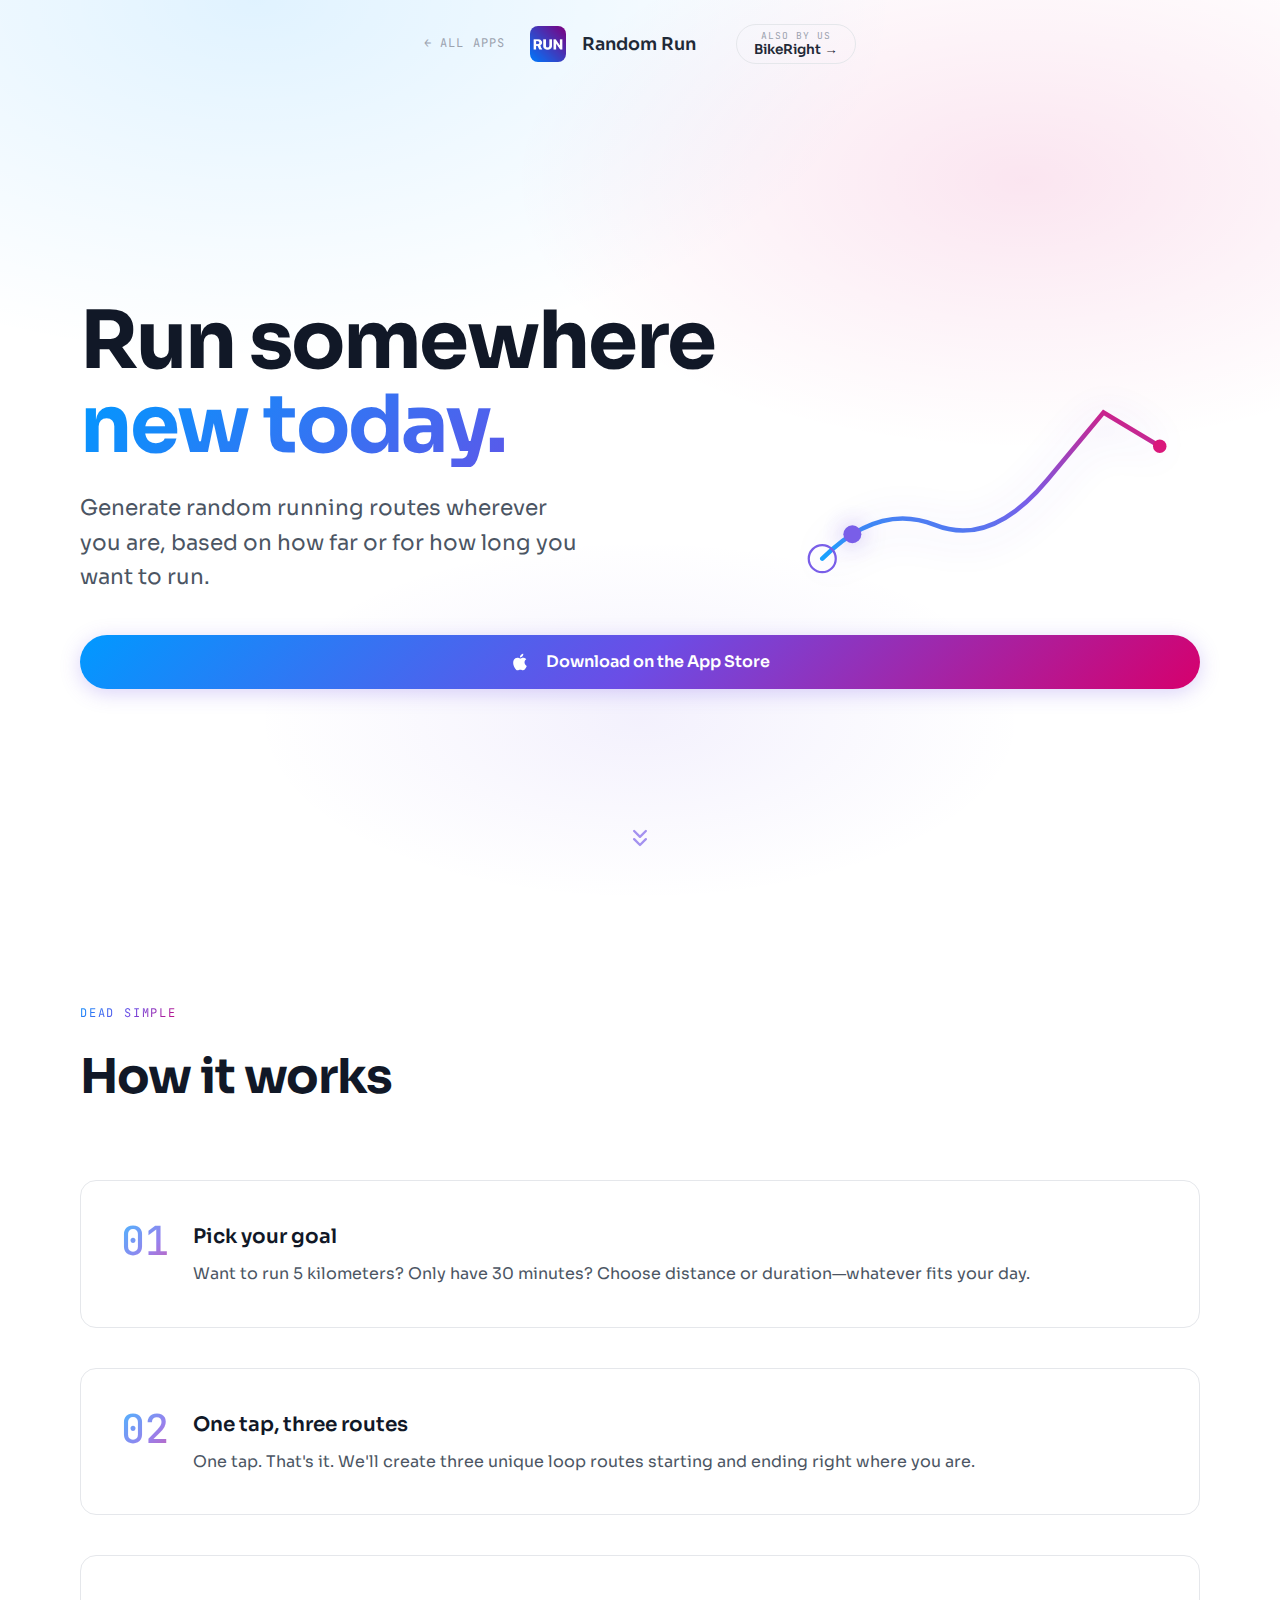
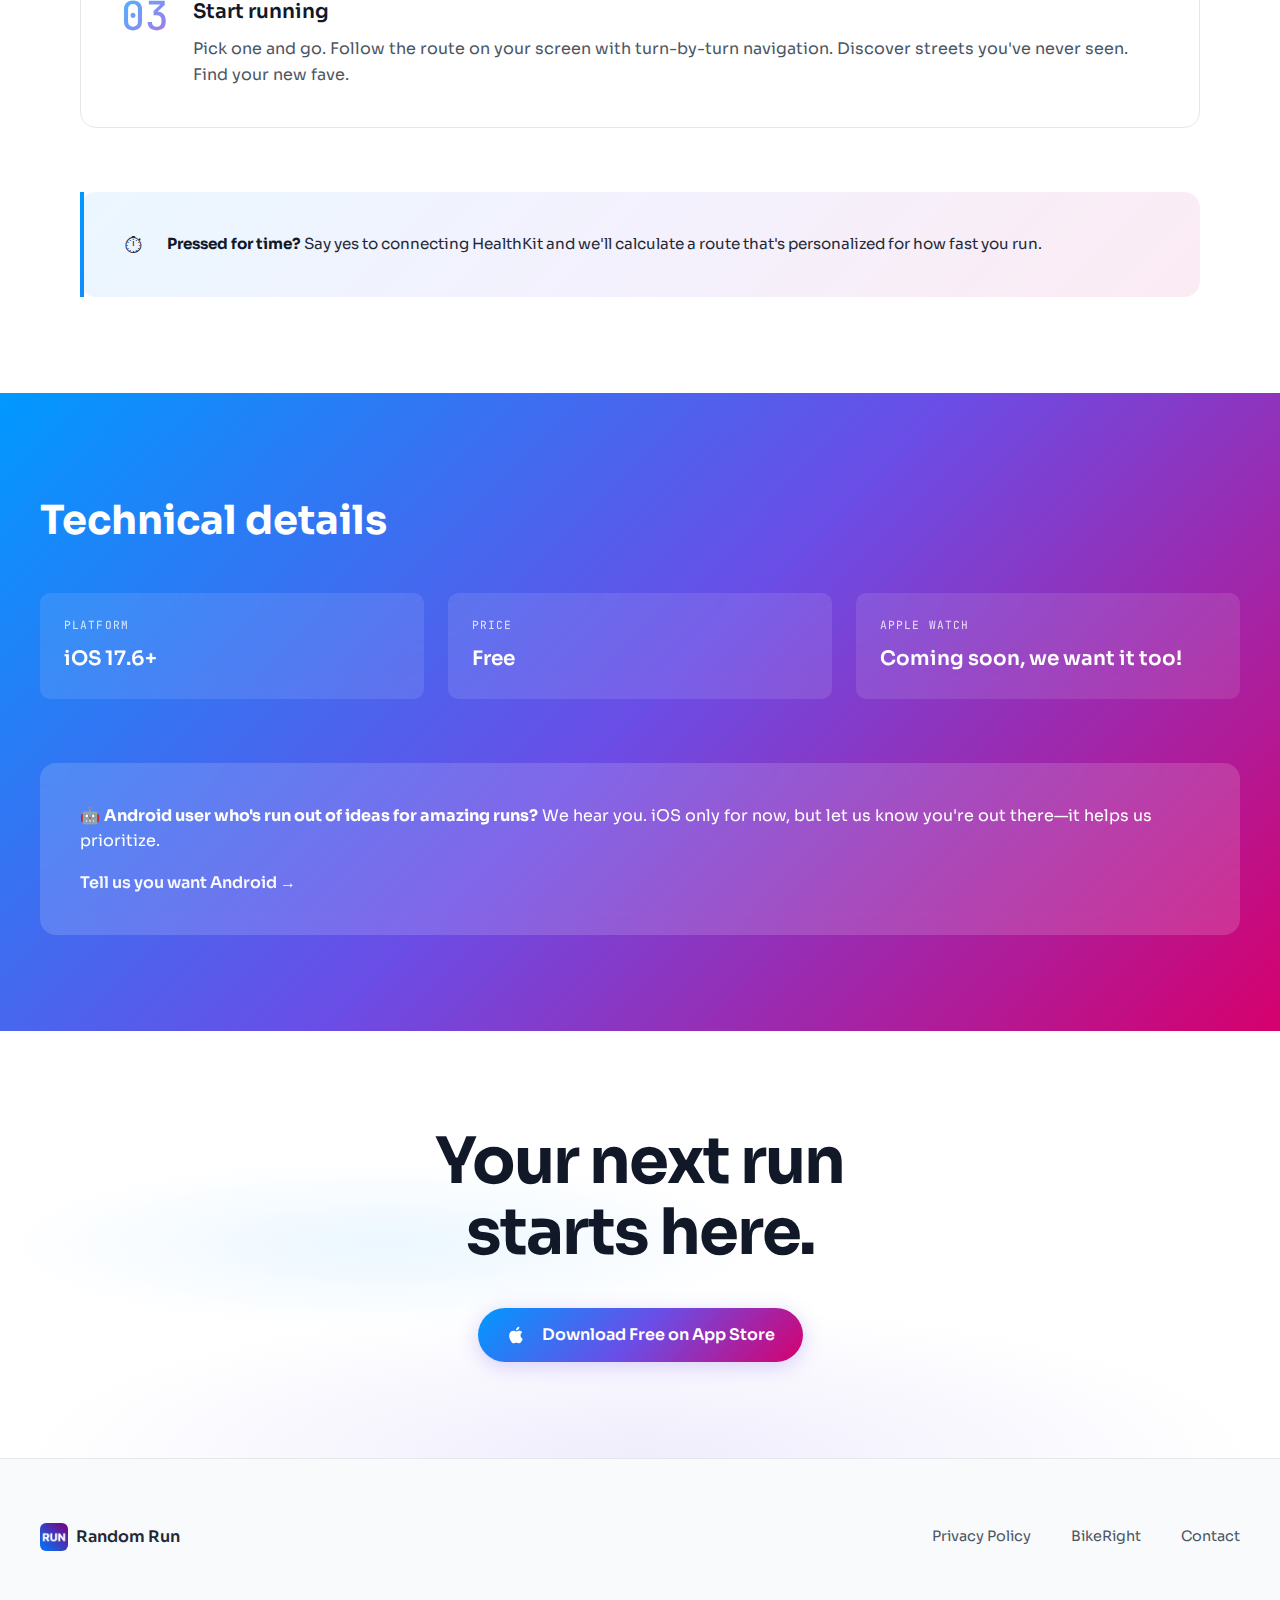
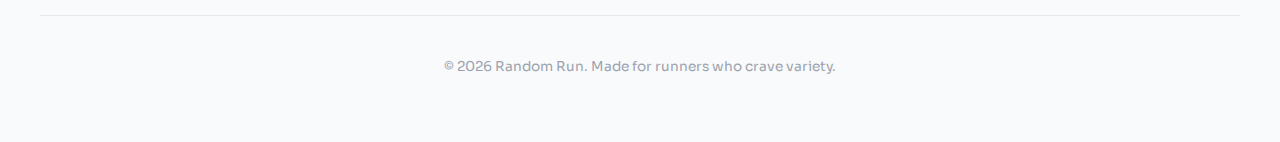
<file: random-run.html>
<!DOCTYPE html>
<html lang="en">
<head>
    <meta charset="UTF-8">
    <meta name="viewport" content="width=device-width, initial-scale=1.0">
    <title>Random Run – Generate Running Routes Anywhere</title>
    <meta name="description" content="Generate random running routes wherever you are, based on how far or for how long you want to run.">
    <link rel="preconnect" href="https://fonts.googleapis.com">
    <link rel="preconnect" href="https://fonts.gstatic.com" crossorigin>
    <link href="https://fonts.googleapis.com/css2?family=Sora:wght@300;400;600;700&family=JetBrains+Mono:wght@400;500&display=swap" rel="stylesheet">
    <link rel="stylesheet" href="styles.css">
    <link rel="apple-touch-icon" sizes="180x180" href="app-icon.png">
    <link rel="icon" type="image/png" href="app-icon.png">
</head>
<body>
    <header class="hero">
        <nav>
            <div class="nav-left">
                <a href="index.html" class="back-link">← All Apps</a>
                <div class="logo">
                    <img src="app-icon.png" alt="Random Run" class="logo-icon">
                    <span class="logo-text">Random Run</span>
                </div>
            </div>
            <a href="bikeright.html" class="sibling-app-link">
                <span class="sibling-label">Also by us</span>
                <span class="sibling-name">BikeRight →</span>
            </a>
        </nav>
        
        <div class="hero-content">
            <h1 class="hero-title">
                <span class="title-line">Run somewhere</span>
                <span class="title-line title-accent">new today.</span>
            </h1>
            <p class="hero-description">
                Generate random running routes wherever you are, based on how far or for how long you want to run.
            </p>
            <a href="https://apps.apple.com/app/random-run/id6755962631" class="download-btn" target="_blank" rel="noopener">
                <svg class="apple-icon" viewBox="0 0 24 24" fill="currentColor">
                    <path d="M18.71 19.5c-.83 1.24-1.71 2.45-3.05 2.47-1.34.03-1.77-.79-3.29-.79-1.53 0-2 .77-3.27.82-1.31.05-2.3-1.32-3.14-2.53C4.25 17 2.94 12.45 4.7 9.39c.87-1.52 2.43-2.48 4.12-2.51 1.28-.02 2.5.87 3.29.87.78 0 2.26-1.07 3.81-.91.65.03 2.47.26 3.64 1.98-.09.06-2.17 1.28-2.15 3.81.03 3.02 2.65 4.03 2.68 4.04-.03.07-.42 1.44-1.38 2.83M13 3.5c.73-.83 1.94-1.46 2.94-1.5.13 1.17-.34 2.35-1.04 3.19-.69.85-1.83 1.51-2.95 1.42-.15-1.15.41-2.35 1.05-3.11z"/>
                </svg>
                <span>Download on the App Store</span>
            </a>
        </div>
        
        <div class="scroll-hint" aria-hidden="true">
            <svg class="scroll-arrow" viewBox="0 0 24 24" fill="none" stroke="currentColor" stroke-width="2" stroke-linecap="round" stroke-linejoin="round">
                <path d="M7 13l5 5 5-5M7 6l5 5 5-5"/>
            </svg>
        </div>
        
        <div class="hero-visual">
            <div class="route-animation">
                <svg viewBox="0 0 400 300" class="route-svg">
                    <defs>
                        <linearGradient id="routeGradient" x1="0%" y1="100%" x2="100%" y2="0%">
                            <stop offset="0%" style="stop-color:#0099FF"/>
                            <stop offset="50%" style="stop-color:#6B4DE6"/>
                            <stop offset="100%" style="stop-color:#D6006D"/>
                        </linearGradient>
                    </defs>
                    <path class="route-path" d="M50,250 Q100,200 150,220 T250,180 T300,120 T350,150" fill="none" stroke="url(#routeGradient)" stroke-width="4" stroke-linecap="round"/>
                    <circle class="runner-dot" cx="50" cy="250" r="8" fill="#6B4DE6"/>
                    <circle class="start-marker" cx="50" cy="250" r="12" fill="none" stroke="#6B4DE6" stroke-width="2"/>
                    <circle class="end-marker" cx="350" cy="150" r="6" fill="#D6006D"/>
                </svg>
            </div>
        </div>
    </header>

    <section class="how-it-works">
        <div class="section-header">
            <span class="section-tag">Dead simple</span>
            <h2>How it works</h2>
        </div>
        
        <div class="steps">
            <div class="step">
                <div class="step-number">01</div>
                <div class="step-content">
                    <h3>Pick your goal</h3>
                    <p>Want to run 5 kilometers? Only have 30 minutes? Choose distance or duration—whatever fits your day.</p>
                </div>
            </div>
            
            <div class="step">
                <div class="step-number">02</div>
                <div class="step-content">
                    <h3>One tap, three routes</h3>
                    <p>One tap. That's it. We'll create three unique loop routes starting and ending right where you are.</p>
                </div>
            </div>
            
            <div class="step">
                <div class="step-number">03</div>
                <div class="step-content">
                    <h3>Start running</h3>
                    <p>Pick one and go. Follow the route on your screen with turn-by-turn navigation. Discover streets you've never seen. Find your new fave.</p>
                </div>
            </div>
        </div>
        
        <div class="duration-note">
            <div class="note-icon">⏱</div>
            <p><strong>Pressed for time?</strong> Say yes to connecting HealthKit and we'll calculate a route that's personalized for how fast you run.</p>
        </div>
    </section>

    <section class="specs">
        <div class="specs-content">
            <h2>Technical details</h2>
            <div class="spec-grid">
                <div class="spec-item">
                    <span class="spec-label">Platform</span>
                    <span class="spec-value">iOS 17.6+</span>
                </div>
                <div class="spec-item">
                    <span class="spec-label">Price</span>
                    <span class="spec-value">Free</span>
                </div>
                <div class="spec-item">
                    <span class="spec-label">Apple Watch</span>
                    <span class="spec-value">Coming soon, we want it too!</span>
                </div>
            </div>
            
            <div class="android-note">
                <p>🤖 <strong>Android user who's run out of ideas for amazing runs?</strong> We hear you. iOS only for now, but let us know you're out there—it helps us prioritize.</p>
                <a href="mailto:playintraffic.ca@gmail.com?subject=Android%20Request%20for%20Random%20Run" class="android-link">Tell us you want Android →</a>
            </div>
        </div>
    </section>

    <section class="cta">
        <div class="cta-content">
            <h2>Your next run<br>starts here.</h2>
            <a href="https://apps.apple.com/app/random-run/id6755962631" class="download-btn download-btn-large" target="_blank" rel="noopener">
                <svg class="apple-icon" viewBox="0 0 24 24" fill="currentColor">
                    <path d="M18.71 19.5c-.83 1.24-1.71 2.45-3.05 2.47-1.34.03-1.77-.79-3.29-.79-1.53 0-2 .77-3.27.82-1.31.05-2.3-1.32-3.14-2.53C4.25 17 2.94 12.45 4.7 9.39c.87-1.52 2.43-2.48 4.12-2.51 1.28-.02 2.5.87 3.29.87.78 0 2.26-1.07 3.81-.91.65.03 2.47.26 3.64 1.98-.09.06-2.17 1.28-2.15 3.81.03 3.02 2.65 4.03 2.68 4.04-.03.07-.42 1.44-1.38 2.83M13 3.5c.73-.83 1.94-1.46 2.94-1.5.13 1.17-.34 2.35-1.04 3.19-.69.85-1.83 1.51-2.95 1.42-.15-1.15.41-2.35 1.05-3.11z"/>
                </svg>
                <span>Download Free on App Store</span>
            </a>
        </div>
    </section>

    <footer>
        <div class="footer-content">
            <div class="footer-brand">
                <img src="app-icon.png" alt="Random Run" class="logo-icon">
                <span>Random Run</span>
            </div>
            <div class="footer-links">
                <a href="privacy.html">Privacy Policy</a>
                <a href="bikeright.html">BikeRight</a>
                <a href="mailto:playintraffic.ca@gmail.com">Contact</a>
            </div>
            <div class="footer-copy">
                <p>© 2026 Random Run. Made for runners who crave variety.</p>
            </div>
        </div>
    </footer>

    <script>
        document.addEventListener('DOMContentLoaded', () => {
            const routePath = document.querySelector('.route-path');
            const runnerDot = document.querySelector('.runner-dot');
            
            if (routePath && runnerDot) {
                const pathLength = routePath.getTotalLength();
                
                routePath.style.strokeDasharray = pathLength;
                routePath.style.strokeDashoffset = pathLength;
                
                setTimeout(() => {
                    routePath.style.transition = 'stroke-dashoffset 2s ease-out';
                    routePath.style.strokeDashoffset = '0';
                    
                    let progress = 0;
                    const animateRunner = () => {
                        if (progress <= 1) {
                            const point = routePath.getPointAtLength(progress * pathLength);
                            runnerDot.setAttribute('cx', point.x);
                            runnerDot.setAttribute('cy', point.y);
                            progress += 0.005;
                            requestAnimationFrame(animateRunner);
                        }
                    };
                    animateRunner();
                }, 500);
            }
            
            const steps = document.querySelectorAll('.step');
            steps.forEach((step, index) => {
                step.style.animationDelay = `${0.8 + index * 0.15}s`;
            });
            
            const scrollHint = document.querySelector('.scroll-hint');
            const howItWorks = document.querySelector('.how-it-works');
            
            function checkScrollHint() {
                if (!scrollHint || !howItWorks) return;
                const rect = howItWorks.getBoundingClientRect();
                if (rect.top < window.innerHeight) {
                    scrollHint.classList.add('hidden');
                } else {
                    scrollHint.classList.remove('hidden');
                }
            }
            
            checkScrollHint();
            window.addEventListener('scroll', checkScrollHint);
            window.addEventListener('resize', checkScrollHint);
        });
    </script>
</body>
</html>
</file>
<file: styles.css>
/* ==========================================================================
   Play in Traffic – Website Styles
   Random Run: blue-purple-magenta gradient
   BikeRight: green-teal-cyan gradient
   ========================================================================== */

:root {
    /* Color Palette - App gradient colors */
    --color-blue: #0099FF;
    --color-purple: #6B4DE6;
    --color-magenta: #D6006D;
    --color-white: #FFFFFF;
    --color-off-white: #F8F9FC;
    --color-gray-50: #F9FAFB;
    --color-gray-100: #F3F4F6;
    --color-gray-200: #E5E7EB;
    --color-gray-400: #9CA3AF;
    --color-gray-600: #4B5563;
    --color-gray-800: #1F2937;
    --color-gray-900: #111827;
    
    /* Gradients */
    --gradient-primary: linear-gradient(135deg, var(--color-blue) 0%, var(--color-purple) 50%, var(--color-magenta) 100%);
    --gradient-subtle: linear-gradient(135deg, rgba(0, 153, 255, 0.08) 0%, rgba(107, 77, 230, 0.08) 50%, rgba(214, 0, 109, 0.08) 100%);
    --gradient-text: linear-gradient(135deg, var(--color-blue) 0%, var(--color-purple) 50%, var(--color-magenta) 100%);
    
    /* Typography */
    --font-primary: 'Sora', -apple-system, BlinkMacSystemFont, sans-serif;
    --font-mono: 'JetBrains Mono', 'SF Mono', Consolas, monospace;
    
    /* Spacing */
    --space-xs: 0.5rem;
    --space-sm: 1rem;
    --space-md: 1.5rem;
    --space-lg: 2.5rem;
    --space-xl: 4rem;
    --space-2xl: 6rem;
    
    /* Sizing */
    --max-width: 1200px;
    --border-radius: 16px;
    --border-radius-sm: 10px;
}

/* ==========================================================================
   Reset & Base
   ========================================================================== */

*, *::before, *::after {
    box-sizing: border-box;
    margin: 0;
    padding: 0;
}

html {
    scroll-behavior: smooth;
    -webkit-font-smoothing: antialiased;
    -moz-osx-font-smoothing: grayscale;
}

body {
    font-family: var(--font-primary);
    font-size: 16px;
    line-height: 1.6;
    color: var(--color-gray-800);
    background: var(--color-white);
    overflow-x: hidden;
}

a {
    color: inherit;
    text-decoration: none;
}

ul {
    list-style: none;
}

img {
    max-width: 100%;
    height: auto;
}

/* ==========================================================================
   Gradient Text Utility
   ========================================================================== */

.gradient-text {
    background: var(--gradient-text);
    -webkit-background-clip: text;
    -webkit-text-fill-color: transparent;
    background-clip: text;
}

/* ==========================================================================
   Navigation
   ========================================================================== */

nav {
    display: flex;
    justify-content: space-between;
    align-items: center;
    gap: var(--space-lg);
    padding: var(--space-md) var(--space-lg);
    max-width: var(--max-width);
    margin: 0 auto;
}

.logo {
    display: flex;
    align-items: center;
    gap: var(--space-sm);
    font-weight: 600;
    font-size: 1.1rem;
    transition: opacity 0.2s ease;
}

.logo:hover {
    opacity: 0.8;
}

.logo-icon {
    width: 36px;
    height: 36px;
    border-radius: 8px;
    object-fit: cover;
}

.nav-link {
    font-size: 0.9rem;
    color: var(--color-gray-600);
    transition: color 0.2s ease;
}

.nav-link:hover {
    color: var(--color-purple);
}

/* ==========================================================================
   Hero Section
   ========================================================================== */

.hero {
    min-height: 100vh;
    display: flex;
    flex-direction: column;
    background: 
        radial-gradient(ellipse 100% 80% at 20% 0%, rgba(0, 153, 255, 0.12), transparent 50%),
        radial-gradient(ellipse 80% 60% at 80% 20%, rgba(214, 0, 109, 0.1), transparent 50%),
        radial-gradient(ellipse 60% 40% at 50% 80%, rgba(107, 77, 230, 0.08), transparent 50%),
        var(--color-white);
    position: relative;
    overflow: hidden;
}

.hero-content {
    flex: 1;
    display: flex;
    flex-direction: column;
    justify-content: center;
    padding: var(--space-xl) var(--space-lg);
    max-width: var(--max-width);
    margin: 0 auto;
    width: 100%;
    animation: fadeInUp 0.8s ease-out;
}

.hero-title {
    font-size: clamp(2.5rem, 8vw, 5rem);
    font-weight: 700;
    line-height: 1.05;
    letter-spacing: -0.03em;
    margin-bottom: var(--space-md);
    color: var(--color-gray-900);
}

.title-line {
    display: block;
}

.title-accent {
    background: var(--gradient-text);
    -webkit-background-clip: text;
    -webkit-text-fill-color: transparent;
    background-clip: text;
}

.hero-description {
    font-size: clamp(1.1rem, 2vw, 1.35rem);
    color: var(--color-gray-600);
    max-width: 500px;
    margin-bottom: var(--space-lg);
    font-weight: 400;
}

.hero-visual {
    position: absolute;
    right: 5%;
    top: 50%;
    transform: translateY(-50%);
    width: 40%;
    max-width: 450px;
    opacity: 0.9;
    pointer-events: none;
}

@media (max-width: 900px) {
    .hero > nav {
        order: -2;
    }
    
    .hero-visual {
        position: relative;
        right: auto;
        top: auto;
        transform: none;
        width: 100%;
        max-width: 350px;
        margin: 0 auto;
        padding: var(--space-lg);
        order: -1;
    }
}

.route-svg {
    width: 100%;
    height: auto;
}

.route-path {
    filter: drop-shadow(0 4px 20px rgba(107, 77, 230, 0.3));
}

.runner-dot {
    filter: drop-shadow(0 0 10px rgba(107, 77, 230, 0.5));
}

/* Download Button */
.download-btn {
    display: inline-flex;
    align-items: center;
    justify-content: center;
    gap: var(--space-sm);
    padding: 0.875rem 1.75rem;
    background: var(--gradient-primary);
    color: var(--color-white);
    border-radius: 50px;
    font-weight: 600;
    font-size: 1rem;
    transition: all 0.3s ease;
    box-shadow: 0 4px 20px rgba(107, 77, 230, 0.25);
}

.download-btn:hover {
    transform: translateY(-2px);
    box-shadow: 0 8px 30px rgba(107, 77, 230, 0.35);
}

.download-btn .apple-icon {
    width: 20px;
    height: 20px;
}

/* ==========================================================================
   How It Works Section
   ========================================================================== */

.how-it-works {
    padding: var(--space-2xl) var(--space-lg);
    max-width: var(--max-width);
    margin: 0 auto;
}

.section-header {
    margin-bottom: var(--space-xl);
}

.section-tag {
    display: inline-block;
    font-family: var(--font-mono);
    font-size: 0.75rem;
    text-transform: uppercase;
    letter-spacing: 0.15em;
    background: var(--gradient-text);
    -webkit-background-clip: text;
    -webkit-text-fill-color: transparent;
    background-clip: text;
    padding: var(--space-xs) 0;
    margin-bottom: var(--space-xs);
}

.section-header h2 {
    font-size: clamp(2rem, 5vw, 3rem);
    font-weight: 700;
    letter-spacing: -0.02em;
    color: var(--color-gray-900);
}

.steps {
    display: grid;
    gap: var(--space-lg);
    margin-bottom: var(--space-xl);
}

.step {
    display: grid;
    grid-template-columns: auto 1fr;
    gap: var(--space-md);
    padding: var(--space-lg);
    background: var(--color-white);
    border: 1px solid var(--color-gray-200);
    border-radius: var(--border-radius);
    animation: fadeInUp 0.6s ease-out backwards;
    transition: all 0.3s ease;
}

.step:hover {
    border-color: transparent;
    background: var(--gradient-subtle);
    box-shadow: 0 8px 30px rgba(107, 77, 230, 0.1);
}

.step-number {
    font-family: var(--font-mono);
    font-size: 2.5rem;
    font-weight: 500;
    background: var(--gradient-text);
    -webkit-background-clip: text;
    -webkit-text-fill-color: transparent;
    background-clip: text;
    opacity: 0.7;
    line-height: 1;
}

.step-content h3 {
    font-size: 1.25rem;
    font-weight: 600;
    margin-bottom: var(--space-xs);
    color: var(--color-gray-900);
}

.step-content p {
    color: var(--color-gray-600);
    font-size: 1rem;
}

.duration-note {
    display: flex;
    align-items: center;
    gap: var(--space-md);
    padding: var(--space-lg);
    background: var(--gradient-subtle);
    border-radius: var(--border-radius);
    border-left: 4px solid;
    border-image: var(--gradient-primary) 1;
}

.note-icon {
    font-size: 1.5rem;
    flex-shrink: 0;
    line-height: 1;
}

.duration-note p {
    color: var(--color-gray-800);
    font-size: 0.95rem;
}

.duration-note strong {
    color: var(--color-gray-900);
}

/* ==========================================================================
   Specs Section
   ========================================================================== */

.specs {
    padding: var(--space-2xl) var(--space-lg);
    background: var(--gradient-primary);
    color: var(--color-white);
}

.specs-content {
    max-width: var(--max-width);
    margin: 0 auto;
}

.specs h2 {
    font-size: clamp(1.75rem, 4vw, 2.5rem);
    font-weight: 700;
    margin-bottom: var(--space-lg);
}

.spec-grid {
    display: grid;
    grid-template-columns: repeat(auto-fit, minmax(150px, 1fr));
    gap: var(--space-md);
    margin-bottom: var(--space-xl);
}

.spec-item {
    display: flex;
    flex-direction: column;
    gap: var(--space-xs);
    padding: var(--space-md);
    background: rgba(255, 255, 255, 0.1);
    border-radius: var(--border-radius-sm);
    backdrop-filter: blur(10px);
}

.spec-label {
    font-family: var(--font-mono);
    font-size: 0.7rem;
    text-transform: uppercase;
    letter-spacing: 0.1em;
    opacity: 0.8;
}

.spec-value {
    font-size: 1.25rem;
    font-weight: 600;
}

.android-note {
    padding: var(--space-lg);
    background: rgba(255, 255, 255, 0.15);
    border-radius: var(--border-radius);
    backdrop-filter: blur(10px);
}

.android-note p {
    margin-bottom: var(--space-sm);
}

.android-link {
    display: inline-flex;
    align-items: center;
    font-weight: 600;
    opacity: 0.95;
    transition: opacity 0.2s ease;
}

.android-link:hover {
    opacity: 1;
    text-decoration: underline;
}

/* ==========================================================================
   CTA Section
   ========================================================================== */

.cta {
    padding: var(--space-2xl) var(--space-lg);
    text-align: center;
    background: 
        radial-gradient(ellipse 80% 60% at 50% 100%, rgba(107, 77, 230, 0.1), transparent 60%),
        radial-gradient(ellipse 60% 40% at 30% 50%, rgba(0, 153, 255, 0.08), transparent 50%),
        var(--color-white);
}

.cta-content {
    max-width: 600px;
    margin: 0 auto;
}

.cta h2 {
    font-size: clamp(2.5rem, 6vw, 4rem);
    font-weight: 700;
    letter-spacing: -0.03em;
    margin-bottom: var(--space-lg);
    line-height: 1.1;
    color: var(--color-gray-900);
}

.download-btn-large {
    padding: 0.875rem 1.75rem;
    font-size: 1rem;
}

/* ==========================================================================
   Footer
   ========================================================================== */

footer {
    padding: var(--space-xl) var(--space-lg);
    border-top: 1px solid var(--color-gray-200);
    background: var(--color-gray-50);
}

.footer-content {
    max-width: var(--max-width);
    margin: 0 auto;
    display: flex;
    flex-wrap: wrap;
    justify-content: space-between;
    align-items: center;
    gap: var(--space-md);
}

.footer-brand {
    display: flex;
    align-items: center;
    gap: var(--space-xs);
    font-weight: 600;
}

.footer-brand .logo-icon {
    width: 28px;
    height: 28px;
    border-radius: 6px;
}

.footer-links {
    display: flex;
    gap: var(--space-lg);
}

.footer-links a {
    color: var(--color-gray-600);
    font-size: 0.9rem;
    transition: color 0.2s ease;
}

.footer-links a:hover {
    color: var(--color-purple);
}

.footer-copy {
    width: 100%;
    text-align: center;
    margin-top: var(--space-lg);
    padding-top: var(--space-lg);
    border-top: 1px solid var(--color-gray-200);
}

.footer-copy p {
    color: var(--color-gray-400);
    font-size: 0.85rem;
}

/* ==========================================================================
   Privacy Page Styles
   ========================================================================== */

.privacy-page {
    background: var(--color-white);
}

.privacy-header {
    border-bottom: 1px solid var(--color-gray-200);
}

.privacy-content {
    max-width: 800px;
    margin: 0 auto;
    padding: var(--space-lg);
}

.privacy-hero {
    padding: var(--space-2xl) 0;
    text-align: center;
}

.privacy-hero h1 {
    font-size: clamp(2.5rem, 6vw, 4rem);
    font-weight: 700;
    letter-spacing: -0.02em;
    margin-top: var(--space-sm);
    background: var(--gradient-text);
    -webkit-background-clip: text;
    -webkit-text-fill-color: transparent;
    background-clip: text;
}

.effective-date {
    color: var(--color-gray-400);
    font-family: var(--font-mono);
    font-size: 0.85rem;
    margin-top: var(--space-sm);
}

.policy-body {
    padding-bottom: var(--space-2xl);
}

.policy-section {
    margin-bottom: var(--space-xl);
}

.policy-section h2 {
    font-size: 1.5rem;
    font-weight: 600;
    margin-bottom: var(--space-md);
    color: var(--color-gray-900);
}

.policy-section p {
    color: var(--color-gray-600);
    margin-bottom: var(--space-sm);
    line-height: 1.7;
}

.policy-section ul {
    margin-left: var(--space-md);
    margin-bottom: var(--space-sm);
}

.policy-section li {
    color: var(--color-gray-600);
    margin-bottom: var(--space-xs);
    position: relative;
    padding-left: var(--space-md);
}

.policy-section li::before {
    content: "→";
    position: absolute;
    left: 0;
    background: var(--gradient-text);
    -webkit-background-clip: text;
    -webkit-text-fill-color: transparent;
    background-clip: text;
}

.policy-section a {
    color: var(--color-purple);
    text-decoration: underline;
    text-underline-offset: 3px;
}

.policy-section a:hover {
    text-decoration-thickness: 2px;
}

.highlight-box {
    background: var(--gradient-subtle);
    border: 1px solid var(--color-gray-200);
    border-radius: var(--border-radius);
    padding: var(--space-lg);
}

.highlight-box p {
    color: var(--color-gray-800);
    margin-bottom: var(--space-xs);
}

.highlight-box p:last-child {
    margin-bottom: 0;
}

.highlight-box strong {
    color: var(--color-gray-900);
}

.contact-email {
    margin-top: var(--space-md);
}

.contact-email a {
    font-family: var(--font-mono);
    font-size: 1.1rem;
    color: var(--color-purple);
}

/* ==========================================================================
   Animations
   ========================================================================== */

@keyframes fadeInUp {
    from {
        opacity: 0;
        transform: translateY(20px);
    }
    to {
        opacity: 1;
        transform: translateY(0);
    }
}

@keyframes pulse {
    0%, 100% {
        opacity: 1;
    }
    50% {
        opacity: 0.5;
    }
}

@keyframes bounce {
    0%, 100% {
        transform: translateY(0);
    }
    50% {
        transform: translateY(8px);
    }
}

/* Scroll hint arrow */
.scroll-hint {
    position: absolute;
    bottom: var(--space-lg);
    left: 50%;
    transform: translateX(-50%);
    animation: bounce 1.5s ease-in-out infinite;
    opacity: 1;
    transition: opacity 0.3s ease;
}

.scroll-hint.hidden {
    opacity: 0;
    pointer-events: none;
}

.scroll-arrow {
    width: 28px;
    height: 28px;
    color: var(--color-purple);
    opacity: 0.6;
}

/* ==========================================================================
   Responsive Adjustments
   ========================================================================== */

@media (max-width: 768px) {
    :root {
        --space-lg: 1.5rem;
        --space-xl: 3rem;
        --space-2xl: 4rem;
    }
    
    .hero-content {
        text-align: center;
    }
    
    .hero-description {
        margin-left: auto;
        margin-right: auto;
    }
    
    .download-btn {
        width: 100%;
        max-width: 320px;
        margin-left: auto;
        margin-right: auto;
    }
    
    .step {
        grid-template-columns: 1fr;
    }
    
    .step-number {
        font-size: 2rem;
    }
    
    .footer-content {
        flex-direction: column;
        text-align: center;
    }
    
    .footer-copy {
        width: 100%;
    }
}

@media (max-width: 480px) {
    nav {
        padding: var(--space-sm);
    }
    
    .duration-note {
        flex-direction: column;
    }
    
    .spec-grid {
        grid-template-columns: 1fr;
    }
}

/* ==========================================================================
   Cross-App Navigation (Random Run ↔ BikeRight)
   ========================================================================== */

.nav-left {
    display: flex;
    align-items: center;
    gap: var(--space-md);
}

.back-link {
    font-family: var(--font-mono);
    font-size: 0.75rem;
    text-transform: uppercase;
    letter-spacing: 0.1em;
    color: var(--color-gray-400);
    transition: color 0.2s ease;
    white-space: nowrap;
}

.back-link:hover {
    color: var(--color-gray-600);
}

.sibling-app-link {
    display: flex;
    flex-direction: column;
    align-items: center;
    gap: 2px;
    padding: 0.4rem 1.1rem;
    border: 1px solid var(--color-gray-200);
    border-radius: 50px;
    transition: all 0.2s ease;
    white-space: nowrap;
    margin-left: auto;
}

.sibling-app-link:hover {
    border-color: var(--color-gray-400);
    background: var(--color-gray-50);
}

.sibling-label {
    font-family: var(--font-mono);
    font-size: 0.6rem;
    text-transform: uppercase;
    letter-spacing: 0.1em;
    color: var(--color-gray-400);
    line-height: 1;
}

.sibling-name {
    font-size: 0.85rem;
    font-weight: 600;
    color: var(--color-gray-800);
    line-height: 1;
}

@media (max-width: 480px) {
    .back-link {
        display: none;
    }
    
    .sibling-label {
        display: none;
    }
    
    .sibling-name {
        font-size: 0.8rem;
    }
}

/* ==========================================================================
   Hub Page
   ========================================================================== */

.hub-page {
    background: var(--color-white);
}

/* ── Hero ── */

.hub-hero {
    position: relative;
    min-height: 100vh;
    display: flex;
    flex-direction: column;
    align-items: center;
    justify-content: center;
    text-align: center;
    /* No overflow:hidden — that clips -webkit-background-clip gradient text */
    padding: var(--space-lg);
}

/* All background layers — absolutely positioned so they don't affect flex layout */
.hub-hero-bg {
    position: absolute;
    inset: 0;
    overflow: hidden; /* clip glows & SVG here, not on the parent */
    pointer-events: none;
    z-index: 0;
}

/* Run glow – blue/purple, top-left */
.hub-bg-run {
    position: absolute;
    inset: 0;
    background:
        radial-gradient(ellipse 80% 70% at -10% 10%, rgba(0, 153, 255, 0.18), transparent 55%),
        radial-gradient(ellipse 60% 50% at 15% 60%, rgba(107, 77, 230, 0.12), transparent 50%);
}

/* Bike glow – gold/amber, bottom-right */
.hub-bg-bike {
    position: absolute;
    inset: 0;
    background:
        radial-gradient(ellipse 80% 70% at 110% 90%, rgba(240, 210, 100, 0.3), transparent 55%),
        radial-gradient(ellipse 60% 50% at 85% 30%, rgba(218, 180, 60, 0.15), transparent 50%);
}

/* Dot-grid map texture */
.hub-dot-grid {
    position: absolute;
    inset: 0;
    background-image: radial-gradient(circle, rgba(0, 0, 0, 0.07) 1px, transparent 1px);
    background-size: 28px 28px;
}

/* Background route SVG — fills the whole hero bg */
.hub-bg-routes {
    position: absolute;
    inset: 0;
    width: 100%;
    height: 100%;
}

/* Hero text — in flex flow, renders above z-index:0 background */
.hub-hero-content {
    position: relative;
    z-index: 1;
    max-width: min(92vw, 900px);
    width: 100%;
    animation: fadeInUp 0.8s ease-out;
}

.hub-brand-label {
    display: inline-block;
    font-family: var(--font-mono);
    font-size: 0.75rem;
    text-transform: uppercase;
    letter-spacing: 0.22em;
    color: var(--color-gray-400);
    margin-bottom: var(--space-md);
}

.hub-headline {
    font-size: clamp(2.8rem, 7.5vw, 6rem);
    font-weight: 700;
    line-height: 1.0;
    letter-spacing: -0.04em;
    color: var(--color-gray-900);
    margin-bottom: var(--space-md);
    overflow-wrap: break-word;
}

.hub-headline-line {
    display: block;
}

/* Extra padding prevents -webkit-background-clip from getting paint-clipped */
.hub-headline-accent {
    display: inline-block;
    padding: 0.08em 0.12em;
    margin: -0.08em -0.12em;
    background: linear-gradient(135deg, #0099FF 0%, #6B4DE6 45%, #D6006D 70%, #DAB43C 100%);
    -webkit-background-clip: text;
    -webkit-text-fill-color: transparent;
    background-clip: text;
}

.hub-subhead {
    font-size: clamp(0.75rem, 1.8vw, 1rem);
    color: var(--color-gray-400);
    font-weight: 400;
    letter-spacing: 0.12em;
    text-transform: uppercase;
    font-family: var(--font-mono);
    margin-top: var(--space-sm);
}

.hub-scroll-hint {
    position: absolute;
    bottom: var(--space-lg);
    left: 50%;
    transform: translateX(-50%);
    color: var(--color-gray-300);
    opacity: 1;
    transition: opacity 0.4s ease;
    animation: bounce 1.5s ease-in-out infinite;
    z-index: 1;
}

.hub-scroll-hint svg {
    width: 26px;
    height: 26px;
}

/* ── App Cards ── */

.hub-apps {
    max-width: var(--max-width);
    margin: 0 auto;
    padding: var(--space-2xl) var(--space-lg);
    display: grid;
    grid-template-columns: 1fr 1fr;
    gap: var(--space-lg);
}

@media (max-width: 768px) {
    .hub-apps {
        grid-template-columns: 1fr;
        padding: var(--space-xl) var(--space-lg);
    }
}

.hub-app-card {
    display: flex;
    flex-direction: column;
    border-radius: 24px;
    border: 1px solid var(--color-gray-200);
    background: var(--color-white);
    text-decoration: none;
    color: inherit;
    overflow: hidden;
    transition: transform 0.35s ease, box-shadow 0.35s ease, border-color 0.35s ease;
    animation: fadeInUp 0.7s ease-out backwards;
}

.hub-app-card:nth-child(2) {
    animation-delay: 0.12s;
}

.hub-app-card:hover {
    transform: translateY(-6px);
    border-color: transparent;
}

.hub-app-card--run:hover {
    box-shadow: 0 24px 70px rgba(107, 77, 230, 0.18);
}

.hub-app-card--bike:hover {
    box-shadow: 0 24px 70px rgba(218, 180, 60, 0.28);
}

/* Coloured top accent bar */
.hub-app-card--run::before {
    content: '';
    display: block;
    height: 4px;
    background: linear-gradient(90deg, #0099FF, #6B4DE6, #D6006D);
    flex-shrink: 0;
}

.hub-app-card--bike::before {
    content: '';
    display: block;
    height: 4px;
    background: linear-gradient(90deg, #FAF0C8, #F0D264, #DAB43C);
    flex-shrink: 0;
}

.hub-app-card-top {
    display: flex;
    align-items: flex-start;
    gap: var(--space-md);
    padding: var(--space-xl) var(--space-xl) var(--space-md);
}

.hub-app-icon {
    width: 72px;
    height: 72px;
    border-radius: 16px;
    object-fit: cover;
    box-shadow: 0 6px 20px rgba(0, 0, 0, 0.14);
    flex-shrink: 0;
}

.hub-app-meta {
    padding-top: 4px;
}

.hub-app-name {
    font-size: 1.6rem;
    font-weight: 700;
    letter-spacing: -0.025em;
    margin-bottom: 6px;
}

.hub-app-name--run {
    background: linear-gradient(135deg, #0099FF, #6B4DE6, #D6006D);
    -webkit-background-clip: text;
    -webkit-text-fill-color: transparent;
    background-clip: text;
}

.hub-app-name--bike {
    background: linear-gradient(135deg, #B8860B, #8B6300);
    -webkit-background-clip: text;
    -webkit-text-fill-color: transparent;
    background-clip: text;
}

.hub-app-tagline {
    font-size: 0.95rem;
    color: var(--color-gray-600);
    line-height: 1.5;
}

/* Route visual */
.hub-app-visual {
    padding: 0 var(--space-lg);
    opacity: 0.65;
    transition: opacity 0.3s ease;
}

.hub-app-card:hover .hub-app-visual {
    opacity: 1;
}

.hub-visual-svg {
    width: 100%;
    height: auto;
    display: block;
}

/* Card footer */
.hub-app-card-footer {
    display: flex;
    align-items: center;
    justify-content: space-between;
    padding: var(--space-md) var(--space-xl) var(--space-xl);
}

.hub-app-pill {
    font-family: var(--font-mono);
    font-size: 0.7rem;
    text-transform: uppercase;
    letter-spacing: 0.1em;
    padding: 0.3rem 0.75rem;
    border-radius: 50px;
    font-weight: 500;
}

.hub-app-pill--run {
    background: linear-gradient(135deg, rgba(0,153,255,0.1), rgba(107,77,230,0.1));
    color: var(--color-purple);
}

.hub-app-pill--bike {
    background: linear-gradient(135deg, rgba(250,240,200,0.6), rgba(218,180,60,0.2));
    color: #8B6300;
}

.hub-app-cta {
    font-size: 0.9rem;
    font-weight: 600;
    color: var(--color-gray-400);
    transition: color 0.2s ease;
}

.hub-app-card--run:hover .hub-app-cta {
    color: var(--color-purple);
}

.hub-app-card--bike:hover .hub-app-cta {
    color: #B8860B;
}

/* ── Hub Footer ── */

.hub-footer {
    padding: var(--space-xl) var(--space-lg);
    border-top: 1px solid var(--color-gray-200);
    background: var(--color-gray-50);
}

.hub-footer-content {
    max-width: var(--max-width);
    margin: 0 auto;
    text-align: center;
    display: flex;
    flex-direction: column;
    gap: 6px;
    align-items: center;
}

.hub-footer-content p {
    color: var(--color-gray-400);
    font-size: 0.85rem;
}

.hub-footer-content a {
    color: var(--color-gray-600);
    transition: color 0.2s ease;
}

.hub-footer-content a:hover {
    color: var(--color-gray-900);
}

/* Legacy selectors kept for backwards compatibility */
.app-icon-placeholder {
    width: 72px;
    height: 72px;
    border-radius: 16px;
    display: flex;
    align-items: center;
    justify-content: center;
    box-shadow: 0 4px 16px rgba(0, 0, 0, 0.12);
}

.bike-icon-placeholder {
    background: linear-gradient(135deg, #FAF0C8 0%, #F0D264 50%, #DAB43C 100%);
}

.app-icon-img {
    width: 72px;
    height: 72px;
    border-radius: 16px;
    object-fit: cover;
    box-shadow: 0 4px 16px rgba(0, 0, 0, 0.12);
}

/* ==========================================================================
   BikeRight Theme — exact app gradient: #FAF0C8 → #F0D264 → #DAB43C
   Text gradients use darker ambers for legibility on white backgrounds
   CTA buttons / specs band use #1C1C1E (matching app's dark button)
   ========================================================================== */

.bikeright-theme {
    --br-cream: #FAF0C8;
    --br-gold: #F0D264;
    --br-amber: #DAB43C;
    --br-dark: #1C1C1E;
    --gradient-br-primary: linear-gradient(135deg, #FAF0C8 0%, #F0D264 50%, #DAB43C 100%);
    --gradient-br-subtle: linear-gradient(135deg, rgba(250, 240, 200, 0.45) 0%, rgba(240, 210, 100, 0.3) 50%, rgba(218, 180, 60, 0.2) 100%);
    --gradient-br-text: linear-gradient(135deg, #B8860B 0%, #8B6300 100%);
}

.bikeright-theme .title-accent {
    background: var(--gradient-br-text);
    -webkit-background-clip: text;
    -webkit-text-fill-color: transparent;
    background-clip: text;
}

.bikeright-theme .section-tag {
    background: var(--gradient-br-text);
    -webkit-background-clip: text;
    -webkit-text-fill-color: transparent;
    background-clip: text;
}

.bikeright-theme .section-header h2 {
    color: var(--color-gray-900);
}

.bikeright-theme .step-number {
    background: var(--gradient-br-text);
    -webkit-background-clip: text;
    -webkit-text-fill-color: transparent;
    background-clip: text;
}

.bikeright-theme .step:hover {
    background: var(--gradient-br-subtle);
    box-shadow: 0 8px 30px rgba(218, 180, 60, 0.15);
}

.bikeright-theme .duration-note {
    background: var(--gradient-br-subtle);
}

/* Download buttons match the app's dark CTA style */
.bikeright-theme .download-btn,
.bikeright-theme .download-btn-large {
    background: var(--br-dark);
    box-shadow: 0 4px 20px rgba(0, 0, 0, 0.2);
}

.bikeright-theme .download-btn:hover,
.bikeright-theme .download-btn-large:hover {
    background: #2d2d2f;
    box-shadow: 0 8px 30px rgba(0, 0, 0, 0.3);
}

/* Specs band uses dark background — brand gradient is too light for white text */
.bikeright-theme .specs {
    background: var(--br-dark);
}

.bikeright-theme .cta {
    background:
        radial-gradient(ellipse 80% 60% at 50% 100%, rgba(240, 210, 100, 0.2), transparent 60%),
        radial-gradient(ellipse 60% 40% at 30% 50%, rgba(250, 240, 200, 0.25), transparent 50%),
        var(--color-white);
}

.bikeright-theme .hero {
    background:
        radial-gradient(ellipse 100% 80% at 20% 0%, rgba(250, 240, 200, 0.6), transparent 50%),
        radial-gradient(ellipse 80% 60% at 80% 20%, rgba(240, 210, 100, 0.35), transparent 50%),
        radial-gradient(ellipse 60% 40% at 50% 80%, rgba(218, 180, 60, 0.2), transparent 50%),
        var(--color-white);
}

.bikeright-theme .scroll-arrow {
    color: var(--br-amber);
}

.bikeright-theme .runner-dot,
.bikeright-theme .rider-dot {
    fill: var(--br-amber);
    filter: drop-shadow(0 0 10px rgba(218, 180, 60, 0.6));
}

.bikeright-theme .start-marker {
    stroke: var(--br-amber);
}

.bikeright-theme .end-marker {
    fill: var(--br-gold);
}

.bikeright-theme .route-path {
    filter: drop-shadow(0 4px 20px rgba(218, 180, 60, 0.4));
}

.bikeright-theme .nav-link:hover {
    color: #B8860B;
}

.bikeright-theme .footer-links a:hover {
    color: #B8860B;
}

.bikeright-theme .highlight-box {
    background: var(--gradient-br-subtle);
}

.bikeright-theme .privacy-hero h1 {
    background: var(--gradient-br-text);
    -webkit-background-clip: text;
    -webkit-text-fill-color: transparent;
    background-clip: text;
}

.bikeright-theme .policy-section li::before {
    background: var(--gradient-br-text);
    -webkit-background-clip: text;
    -webkit-text-fill-color: transparent;
    background-clip: text;
}

.bikeright-theme .policy-section a {
    color: #B8860B;
}

.bikeright-theme .contact-email a {
    color: #B8860B;
}

.bikeright-theme .sibling-name {
    color: var(--color-gray-800);
}

/* BikeRight loop animation */
.bike-loop-path {
    filter: drop-shadow(0 4px 20px rgba(218, 180, 60, 0.4));
}

.rider-dot {
    filter: drop-shadow(0 0 10px rgba(218, 180, 60, 0.6));
}
</file>
